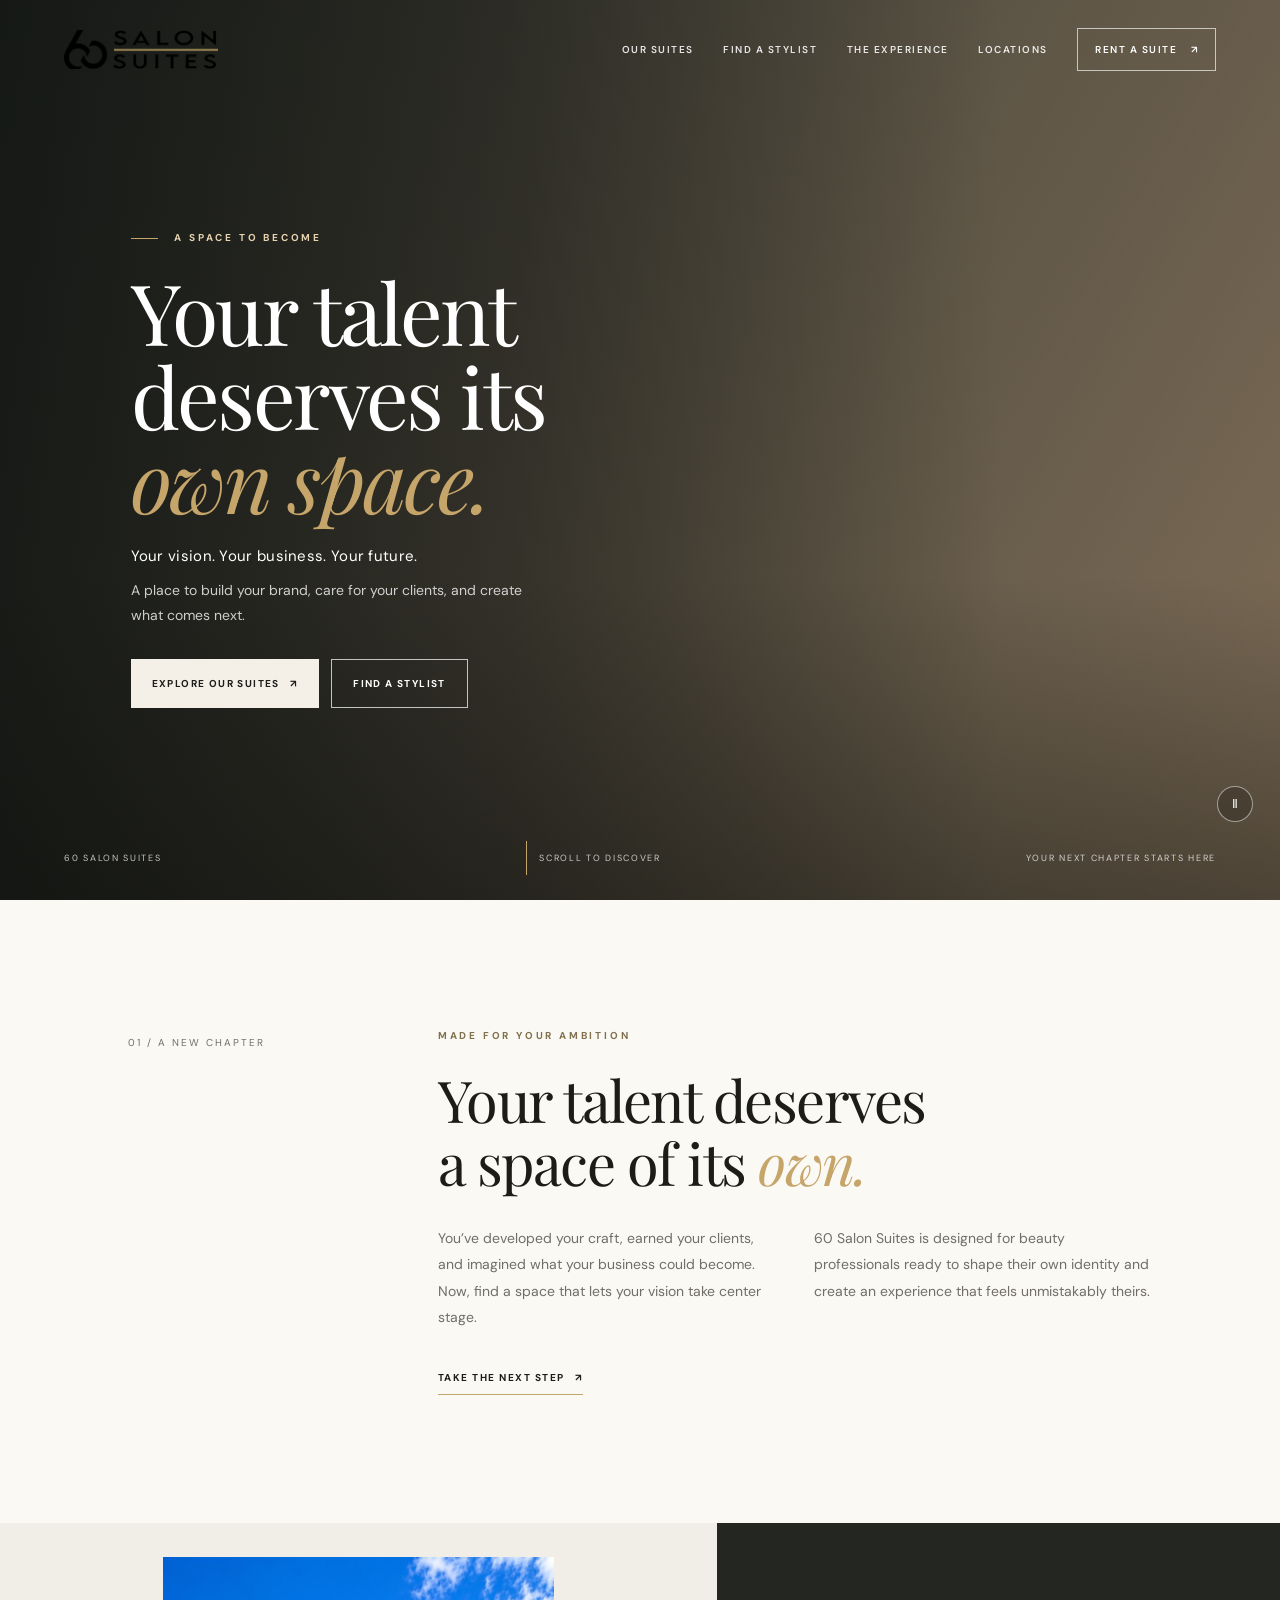
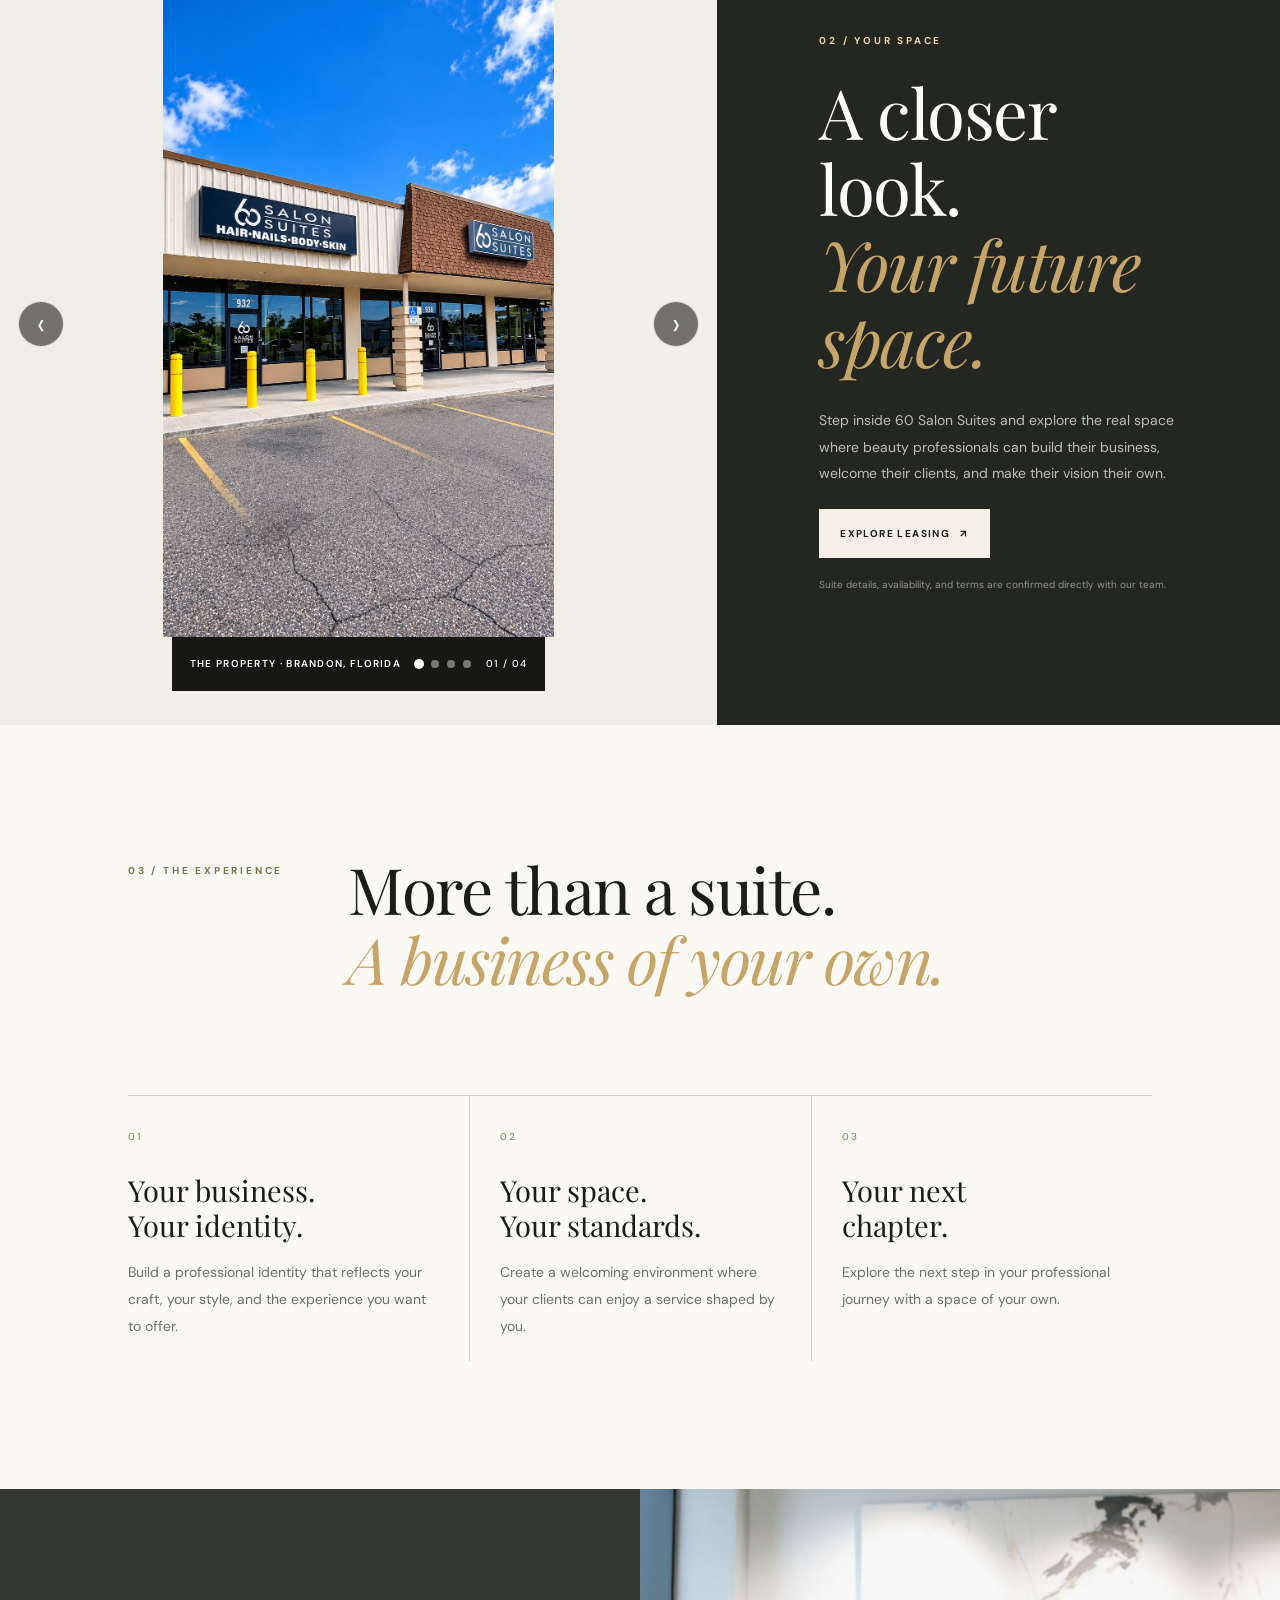
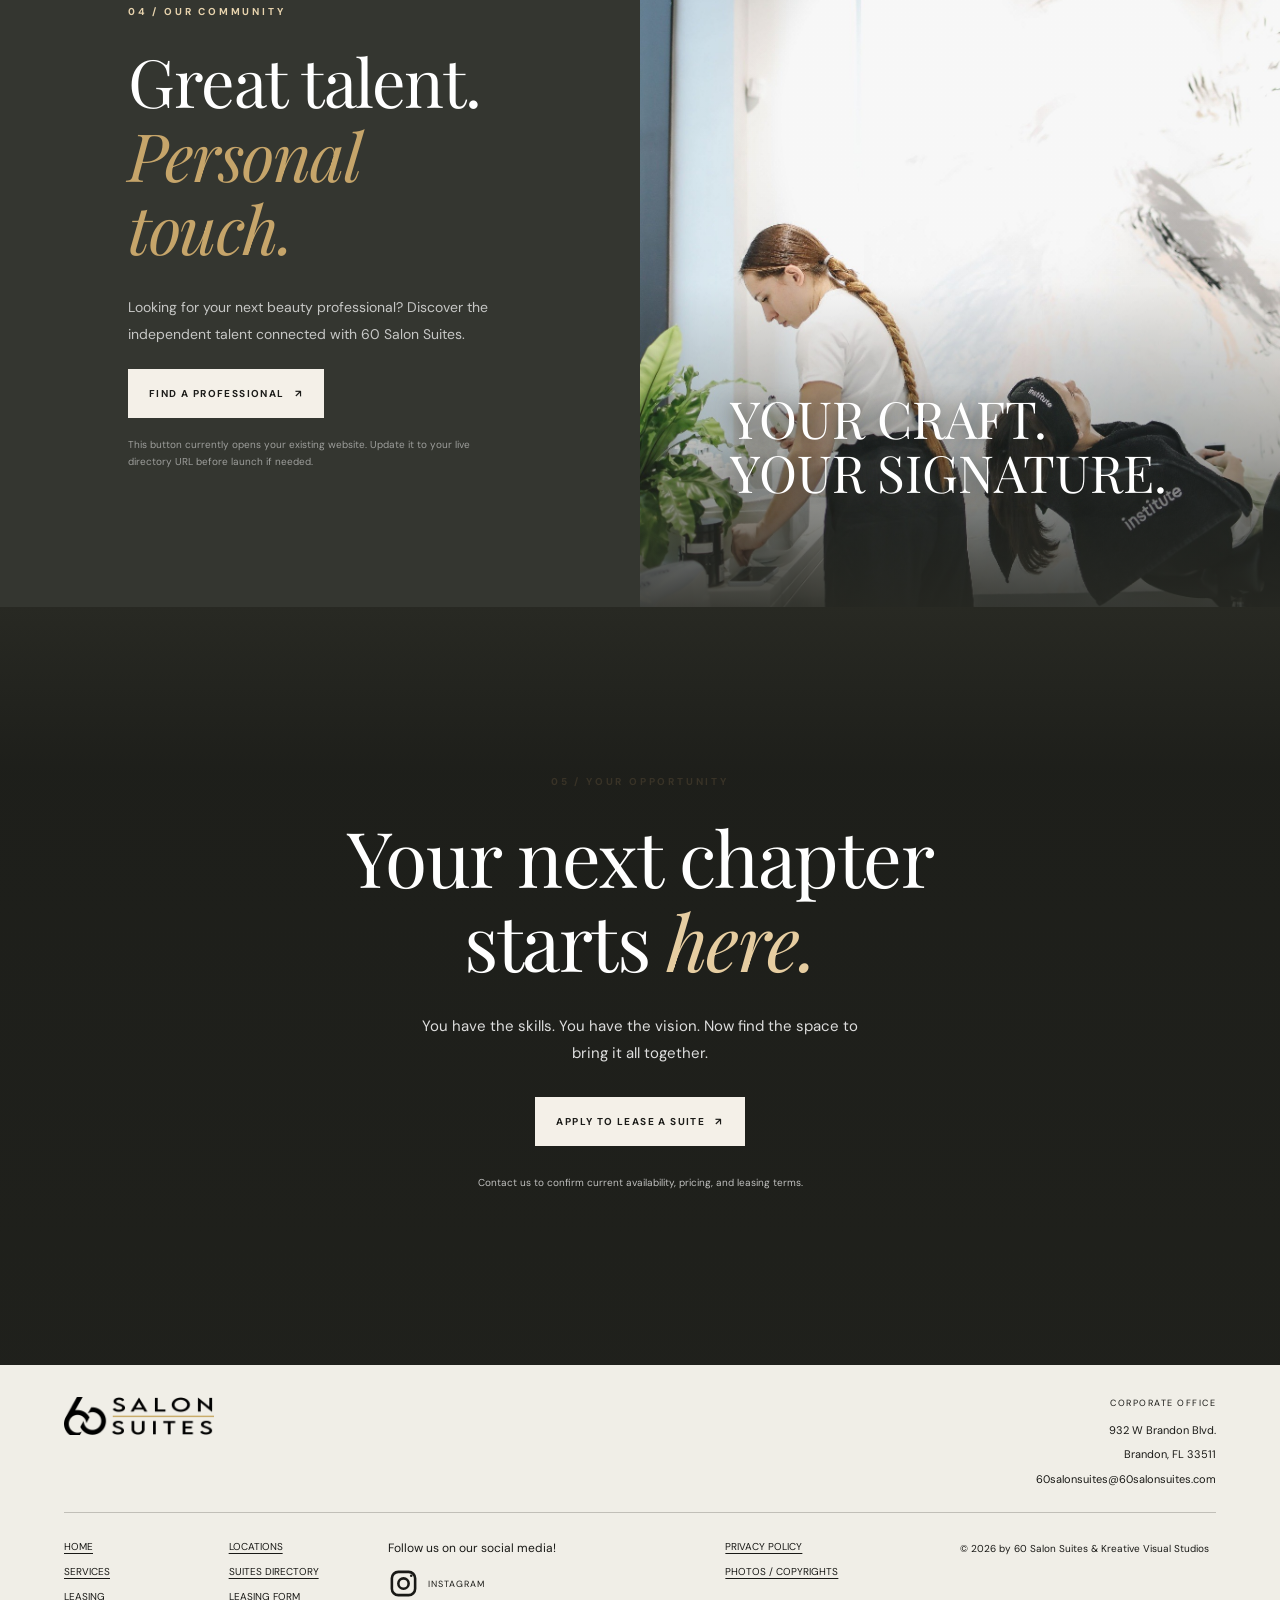
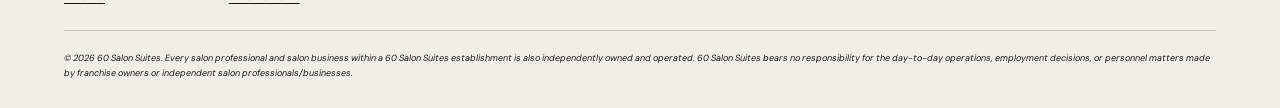
<file: index.html>
<!doctype html>
<html lang="en">
<head>
  <meta charset="utf-8">
  <meta name="viewport" content="width=device-width, initial-scale=1">
  <meta name="theme-color" content="#171714">
  <meta name="description" content="Discover 60 Salon Suites — a space for beauty professionals to build their own brand, serve their clients, and grow their business.">
  <title>60 Salon Suites | Your Space. Your Future.</title>
  <link rel="preconnect" href="https://fonts.googleapis.com">
  <link rel="preconnect" href="https://fonts.gstatic.com" crossorigin>
  <link href="https://fonts.googleapis.com/css2?family=DM+Sans:wght@400;500;600;700&family=Playfair+Display:wght@400;500;600&display=swap" rel="stylesheet">
  <link rel="stylesheet" href="styles.css">

  <style>
    /* 60 Salon Suites photo carousel */
    .suite-section .suite-gallery {
      position: relative;
      min-width: 0;
      min-height: 0;
      display: flex;
      flex-direction: column;
      justify-content: center;
      background: #f1eee8;
      overflow: hidden;
    }
    .suite-gallery-stage {
      position: relative;
      width: 100%;
      aspect-ratio: 4 / 5;
      max-height: 680px;
      overflow: hidden;
      background: #f1eee8;
    }
    .suite-gallery-slide {
      position: absolute;
      inset: 0;
      margin: 0;
      display: flex;
      align-items: center;
      justify-content: center;
      opacity: 0;
      visibility: hidden;
      transition: opacity 700ms ease, visibility 700ms ease;
    }
    .suite-gallery-slide.is-active {
      opacity: 1;
      visibility: visible;
      z-index: 1;
    }
    .suite-gallery-slide img {
      display: block;
      width: 100%;
      height: 100%;
      object-fit: contain;
      object-position: center;
    }
    .suite-gallery-arrow {
      position: absolute;
      z-index: 3;
      top: 50%;
      transform: translateY(-50%);
      width: 46px;
      height: 46px;
      border: 1px solid rgba(255,255,255,.75);
      border-radius: 50%;
      background: rgba(23,23,20,.58);
      color: #fff;
      font: 300 32px/1 "DM Sans", sans-serif;
      cursor: pointer;
      display: grid;
      place-items: center;
      transition: background .2s ease, opacity .2s ease;
    }
    .suite-gallery-arrow:hover { background: rgba(23,23,20,.88); }
    .suite-gallery-prev { left: 18px; }
    .suite-gallery-next { right: 18px; }
    .suite-gallery-footer {
      min-height: 54px;
      padding: 12px 18px;
      display: flex;
      align-items: center;
      justify-content: space-between;
      gap: 14px;
      background: #171714;
      color: #fff;
    }
    .suite-gallery-caption {
      font: 600 10px/1.4 "DM Sans", sans-serif;
      letter-spacing: .13em;
    }
    .suite-gallery-controls { display: flex; align-items: center; gap: 8px; }
    .suite-gallery-dot {
      width: 8px;
      height: 8px;
      min-width: 8px;
      padding: 0;
      border: 0;
      border-radius: 50%;
      background: rgba(255,255,255,.42);
      cursor: pointer;
    }
    .suite-gallery-dot.is-active { background: #fff; transform: scale(1.25); }
    .suite-gallery-count {
      min-width: 42px;
      text-align: right;
      font: 500 10px/1 "DM Sans", sans-serif;
      letter-spacing: .1em;
    }
    .suite-gallery-arrow:focus-visible,
    .suite-gallery-dot:focus-visible {
      outline: 2px solid #c7a77a;
      outline-offset: 4px;
    }
    @media (max-width: 700px) {
      .suite-section .suite-gallery { width: 100%; }
      .suite-gallery-stage { aspect-ratio: 4 / 5; max-height: 620px; }
      .suite-gallery-arrow { width: 42px; height: 42px; }
      .suite-gallery-prev { left: 12px; }
      .suite-gallery-next { right: 12px; }
      .suite-gallery-footer { padding: 11px 13px; gap: 9px; }
      .suite-gallery-caption { font-size: 9px; letter-spacing: .09em; }
    }
    /* Leasing conversion prompt, revealed after the fourth gallery photo */
    .gallery-conversion {
      display: grid; grid-template-columns: 1fr auto; align-items: center; gap: 28px;
      padding: 0 clamp(24px, 7vw, 100px); background: #f1eee8;
      border-top: 1px solid rgba(23,23,20,.10); opacity: 0; visibility: hidden;
      max-height: 0; overflow: hidden;
      transition: opacity .65s ease, max-height .65s ease, padding .65s ease, visibility .65s ease;
    }
    .gallery-conversion.is-visible { opacity: 1; visibility: visible; max-height: 260px; padding-top: 38px; padding-bottom: 38px; }
    .gallery-conversion .eyebrow { margin: 0 0 10px; color: #8b704d; font: 600 10px/1.4 "DM Sans",sans-serif; letter-spacing: .16em; }
    .gallery-conversion h2 { margin: 0 0 8px; color: #171714; font: 500 clamp(24px,3vw,38px)/1.12 "Playfair Display",Georgia,serif; }
    .gallery-conversion p:last-child { margin: 0; color: #625e56; font: 400 13px/1.65 "DM Sans",sans-serif; }
    .gallery-conversion .button { white-space: nowrap; }
    .mobile-leasing-cta { display: none; }
    @media (max-width: 700px) {
      .gallery-conversion, .gallery-conversion.is-visible { grid-template-columns: 1fr; gap: 18px; padding-left: 22px; padding-right: 22px; }
      .gallery-conversion.is-visible { max-height: 360px; }
      .gallery-conversion .button { justify-self: start; }
      .mobile-leasing-cta {
        position: fixed; z-index: 1000; left: 14px; right: 14px;
        bottom: calc(12px + env(safe-area-inset-bottom)); display: flex;
        justify-content: center; align-items: center; min-height: 50px; padding: 12px 18px;
        background: #171714; color: #fff; border: 1px solid rgba(199,167,122,.75);
        box-shadow: 0 8px 28px rgba(0,0,0,.20); text-decoration: none;
        font: 600 10px/1.2 "DM Sans",sans-serif; letter-spacing: .13em;
        opacity: 0; visibility: hidden; transform: translateY(12px);
        transition: opacity .25s ease, transform .25s ease, visibility .25s ease;
      }
      .mobile-leasing-cta.is-visible { opacity: 1; visibility: visible; transform: translateY(0); }
    }
    @media (prefers-reduced-motion: reduce) {
      .suite-gallery-slide, .gallery-conversion, .mobile-leasing-cta { transition: none; }
    }

    /* Elegant transition into the stylist directory */
    .directory-transition {
      position: fixed; inset: 0; z-index: 9999; display: grid; place-items: center;
      background: #f1eee8; color: #171714; opacity: 0; visibility: hidden;
      clip-path: inset(0 0 100% 0);
      transition: clip-path .48s cubic-bezier(.77,0,.18,1), opacity .2s ease, visibility .48s;
      pointer-events: none;
    }
    .directory-transition.is-active {
      opacity: 1; visibility: visible; clip-path: inset(0 0 0 0);
    }
    .directory-transition-inner { text-align: center; padding: 24px; transform: translateY(14px); opacity: 0; transition: transform .35s ease .16s, opacity .35s ease .16s; }
    .directory-transition.is-active .directory-transition-inner { transform: translateY(0); opacity: 1; }
    .directory-transition-kicker { margin: 0 0 13px; color: #8b704d; font: 600 10px/1.4 "DM Sans",sans-serif; letter-spacing: .2em; }
    .directory-transition-title { margin: 0; font: 500 clamp(30px,5vw,52px)/1.08 "Playfair Display",Georgia,serif; }
    .directory-transition-title em { font-weight: 400; }
    .directory-transition-rule { display: block; width: 42px; height: 1px; margin: 22px auto 0; background: #c7a77a; transform: scaleX(0); transform-origin: center; transition: transform .35s ease .28s; }
    .directory-transition.is-active .directory-transition-rule { transform: scaleX(1); }
    @media (prefers-reduced-motion: reduce) {
      .directory-transition, .directory-transition-inner, .directory-transition-rule { transition: none !important; }
    }
  </style>
</head>
<body>
  <div class="directory-transition" id="directory-transition" aria-hidden="true">
    <div class="directory-transition-inner">
      <p class="directory-transition-kicker">60 SALON SUITES · BRANDON, FLORIDA</p>
      <h2 class="directory-transition-title">Find your beauty<br><em>professional.</em></h2>
      <span class="directory-transition-rule"></span>
    </div>
  </div>
  <header class="site-header" id="top">
    <a class="brand" href="index.html" aria-label="60 Salon Suites home">
      <img class="brand-logo" src="assets/60-salon-suites-logo.png" alt="60 Salon Suites">
    </a>
    <button class="menu-toggle" aria-label="Open navigation" aria-expanded="false" aria-controls="primary-nav">
      <span></span><span></span>
    </button>
    <nav class="primary-nav" id="primary-nav" aria-label="Main navigation">
      <a href="#suites">OUR SUITES</a>
      <a href="suite-directory.html" data-directory-transition>FIND A STYLIST</a>
      <a href="#experience">THE EXPERIENCE</a>
      <a href="locations.html">LOCATIONS</a>
      <a class="nav-cta" href="leasing-form.html">RENT A SUITE <span aria-hidden="true">↗</span></a>
    </nav>
  </header>

  <main>
    <section class="hero" aria-label="Welcome to 60 Salon Suites">
      <video class="hero-video" autoplay muted loop playsinline preload="metadata" aria-hidden="true">
        <source src="assets/hero-mobile.mp4" type="video/mp4" media="(max-width: 600px)">
        <source src="assets/hero-coastal.mp4" type="video/mp4">
      </video>
      <div class="hero-fallback" aria-hidden="true"></div>
      <div class="hero-shade" aria-hidden="true"></div>
      <div class="hero-content">
        <p class="eyebrow"><span></span> A SPACE TO BECOME</p>
        <h1>Your talent<br>deserves its<br><em>own space.</em></h1>
        <p class="hero-subtitle">Your vision. Your business. Your future.</p>
        <p class="hero-copy">A place to build your brand, care for your clients, and create what comes next.</p>
        <div class="hero-actions">
          <a class="button button-light" href="#suites">EXPLORE OUR SUITES <span aria-hidden="true">↗</span></a>
          <a class="button button-outline" href="suite-directory.html" data-directory-transition>FIND A STYLIST</a>
        </div>
      </div>
      <div class="hero-bottom">
        <span class="hero-location">60 SALON SUITES</span>
        <a href="#intro" class="scroll-cue"><span class="scroll-line"></span> SCROLL TO DISCOVER</a>
        <span class="hero-note">YOUR NEXT CHAPTER STARTS HERE</span>
      </div>
      <button class="video-toggle" type="button" aria-label="Pause background video" title="Pause background video">Ⅱ</button>
    </section>

    <section class="intro section-pad" id="intro">
      <div class="intro-label">01 / A NEW CHAPTER</div>
      <div class="intro-main">
        <p class="eyebrow eyebrow-dark">MADE FOR YOUR AMBITION</p>
        <h2>Your talent deserves<br>a space of its <em>own.</em></h2>
        <div class="intro-columns">
          <p>You’ve developed your craft, earned your clients, and imagined what your business could become. Now, find a space that lets your vision take center stage.</p>
          <p>60 Salon Suites is designed for beauty professionals ready to shape their own identity and create an experience that feels unmistakably theirs.</p>
        </div>
        <a class="text-link" href="leasing-form.html">TAKE THE NEXT STEP <span>↗</span></a>
      </div>
    </section>

    <section class="suite-section" id="suites">
      <div class="suite-video-wrap suite-gallery" aria-label="Photo tour of 60 Salon Suites">
        <div class="suite-gallery-stage" aria-live="polite">
          <figure class="suite-gallery-slide is-active">
            <img src="assets/showcase-exterior.jpg" alt="Exterior storefront of 60 Salon Suites in Brandon, Florida" fetchpriority="high">
          </figure>
          <figure class="suite-gallery-slide">
            <img src="assets/showcase-suite.jpg" alt="Bright private salon suite with wood-look flooring" loading="lazy">
          </figure>
          <figure class="suite-gallery-slide">
            <img src="assets/showcase-sink.jpg" alt="Private salon suite with its own wash basin" loading="lazy">
          </figure>
          <figure class="suite-gallery-slide">
            <img src="assets/showcase-hallway.jpg" alt="Interior hallway of 60 Salon Suites" loading="lazy">
          </figure>
        </div>
        <button class="suite-gallery-arrow suite-gallery-prev" type="button" aria-label="Previous photo">‹</button>
        <button class="suite-gallery-arrow suite-gallery-next" type="button" aria-label="Next photo">›</button>
        <div class="suite-gallery-footer">
          <span class="suite-gallery-caption">THE PROPERTY · BRANDON, FLORIDA</span>
          <div class="suite-gallery-controls" aria-label="Choose a photo">
            <button type="button" class="suite-gallery-dot is-active" aria-label="Show photo 1" aria-current="true"></button>
            <button type="button" class="suite-gallery-dot" aria-label="Show photo 2"></button>
            <button type="button" class="suite-gallery-dot" aria-label="Show photo 3"></button>
            <button type="button" class="suite-gallery-dot" aria-label="Show photo 4"></button>
          </div>
          <span class="suite-gallery-count">01 / 04</span>
        </div>
      </div>
      <div class="suite-copy">
        <p class="eyebrow">02 / YOUR SPACE</p>
        <h2>A closer look.<br><em>Your future space.</em></h2>
        <p>Step inside 60 Salon Suites and explore the real space where beauty professionals can build their business, welcome their clients, and make their vision their own.</p>
        <a class="button button-light" href="#leasing">EXPLORE LEASING <span aria-hidden="true">↗</span></a>
        <p class="small-note">Suite details, availability, and terms are confirmed directly with our team.</p>
      </div>
    </section>

    <section class="gallery-conversion" id="gallery-conversion" aria-live="polite" aria-hidden="true">
      <div>
        <p class="eyebrow">READY FOR YOUR NEXT CHAPTER?</p>
        <h2>Your business deserves a space of its own.</h2>
        <p>Take the next step toward a private suite designed around your talent and your vision.</p>
      </div>
      <a class="button button-light" href="leasing-form.html">APPLY FOR LEASING <span aria-hidden="true">↗</span></a>
    </section>

    <section class="experience section-pad" id="experience">
      <div class="section-heading">
        <p class="eyebrow eyebrow-dark">03 / THE EXPERIENCE</p>
        <h2>More than a suite.<br><em>A business of your own.</em></h2>
      </div>
      <div class="benefit-grid">
        <article class="benefit">
          <span class="benefit-number">01</span>
          <h3>Your business.<br>Your identity.</h3>
          <p>Build a professional identity that reflects your craft, your style, and the experience you want to offer.</p>
        </article>
        <article class="benefit">
          <span class="benefit-number">02</span>
          <h3>Your space.<br>Your standards.</h3>
          <p>Create a welcoming environment where your clients can enjoy a service shaped by you.</p>
        </article>
        <article class="benefit">
          <span class="benefit-number">03</span>
          <h3>Your next<br>chapter.</h3>
          <p>Explore the next step in your professional journey with a space of your own.</p>
        </article>
      </div>
    </section>

    <section class="professionals" id="professionals">
      <div class="professional-copy">
        <p class="eyebrow">04 / OUR COMMUNITY</p>
        <h2>Great talent.<br><em>Personal touch.</em></h2>
        <p>Looking for your next beauty professional? Discover the independent talent connected with 60 Salon Suites.</p>
        <a class="button button-light" href="suite-directory.html">FIND A PROFESSIONAL <span aria-hidden="true">↗</span></a>
        <p class="small-note">This button currently opens your existing website. Update it to your live directory URL before launch if needed.</p>
      </div>
      <div class="professional-art">
        <img src="assets/craft-signature.jpg" alt="Beauty professional providing a treatment in a modern salon" loading="lazy">
        <div class="art-caption">YOUR CRAFT.<br>YOUR SIGNATURE.</div>
      </div>
    </section>

    <section class="leasing section-pad" id="leasing">
      <video class="leasing-video" autoplay muted loop playsinline preload="metadata" aria-hidden="true">
        <source src="assets/next-chapter.mp4" type="video/mp4">
      </video>
      <div class="leasing-overlay" aria-hidden="true"></div>
      <div class="leasing-content">
        <p class="eyebrow">05 / YOUR OPPORTUNITY</p>
        <h2>Your next chapter<br>starts <em>here.</em></h2>
        <p class="leasing-copy">You have the skills. You have the vision. Now find the space to bring it all together.</p>
        <div class="leasing-actions">
          <a class="button button-light" href="leasing-form.html">APPLY TO LEASE A SUITE <span aria-hidden="true">↗</span></a>
        </div>
        <p class="leasing-note">Contact us to confirm current availability, pricing, and leasing terms.</p>
      </div>
    </section>
  </main>

  <a class="mobile-leasing-cta" href="leasing-form.html" aria-label="Apply to lease a salon suite">INTERESTED IN A SUITE? &nbsp; APPLY NOW ↗</a>

  <footer class="site-footer">
    <div class="footer-top">
      <a class="brand brand-footer" href="#top" aria-label="60 Salon Suites home">
        <img class="brand-logo" src="assets/60-salon-suites-logo.png" alt="60 Salon Suites">
      </a>
      <div class="footer-contact">
        <span class="footer-heading">CORPORATE OFFICE</span>
        <span>932 W Brandon Blvd.</span>
        <span>Brandon, FL 33511</span>
        <a href="mailto:60salonsuites@60salonsuites.com">60salonsuites@60salonsuites.com</a>
      </div>
    </div>
    <div class="footer-middle">
      <nav class="footer-nav" aria-label="Footer navigation">
        <div>
          <a href="index.html">HOME</a>
          <a href="index.html" target="_blank" rel="noopener">SERVICES</a>
          <a href="leasing-form.html">LEASING</a>
        </div>
        <div>
          <a href="locations.html">LOCATIONS</a>
          <a href="suite-directory.html">SUITES DIRECTORY</a>
          <a href="leasing-form.html">LEASING FORM</a>
        </div>
      </nav>
      <div class="footer-social">
        <span>Follow us on our social media!</span>
        <a class="instagram-link" href="https://www.instagram.com/60suitessalon/" target="_blank" rel="noopener" aria-label="60 Salon Suites on Instagram">
          <svg viewBox="0 0 24 24" aria-hidden="true"><rect x="3" y="3" width="18" height="18" rx="5"></rect><circle cx="12" cy="12" r="4"></circle><circle cx="18" cy="6" r="1" class="instagram-dot"></circle></svg>
          <span>INSTAGRAM</span>
        </a>
      </div>
      <div class="footer-legal">
        <a href="privacy.html">PRIVACY POLICY</a>
        <a href="copyrights.html">PHOTOS / COPYRIGHTS</a>
      </div>
      <div class="footer-copyright">© 2026 by 60 Salon Suites &amp; Kreative Visual Studios</div>
    </div>
    <div class="footer-disclaimer">© 2026 60 Salon Suites. Every salon professional and salon business within a 60 Salon Suites establishment is also independently owned and operated. 60 Salon Suites bears no responsibility for the day-to-day operations, employment decisions, or personnel matters made by franchise owners or independent salon professionals/businesses.</div>
  </footer>

  <script>
    (() => {
      const gallery = document.querySelector(".suite-gallery");
      if (!gallery || gallery.dataset.initialized === "true") return;
      gallery.dataset.initialized = "true";

      const slides = Array.from(gallery.querySelectorAll(".suite-gallery-slide"));
      const dots = Array.from(gallery.querySelectorAll(".suite-gallery-dot"));
      const previous = gallery.querySelector(".suite-gallery-prev");
      const next = gallery.querySelector(".suite-gallery-next");
      const caption = gallery.querySelector(".suite-gallery-caption");
      const count = gallery.querySelector(".suite-gallery-count");
      const conversion = document.querySelector("#gallery-conversion");
      const captions = [
        "THE PROPERTY · BRANDON, FLORIDA",
        "PRIVATE SALON SUITES",
        "YOUR OWN PROFESSIONAL SPACE",
        "A PLACE TO WELCOME YOUR CLIENTS"
      ];

      let current = 0;
      let timer = null;
      let touchStartX = 0;
      const reducedMotion = window.matchMedia("(prefers-reduced-motion: reduce)").matches;
      const delay = 4500;

      function showSlide(index) {
        current = (index + slides.length) % slides.length;
        slides.forEach((slide, i) => {
          const active = i === current;
          slide.classList.toggle("is-active", active);
          slide.setAttribute("aria-hidden", String(!active));
        });
        dots.forEach((dot, i) => {
          const active = i === current;
          dot.classList.toggle("is-active", active);
          if (active) dot.setAttribute("aria-current", "true");
          else dot.removeAttribute("aria-current");
        });
        caption.textContent = captions[current];
        count.textContent = String(current + 1).padStart(2, "0") + " / " +
                            String(slides.length).padStart(2, "0");
        if (conversion && current === slides.length - 1) {
          conversion.classList.add("is-visible");
          conversion.setAttribute("aria-hidden", "false");
        }
      }

      function stopAuto() {
        if (timer) window.clearInterval(timer);
        timer = null;
      }
      function startAuto() {
        stopAuto();
        if (reducedMotion || document.hidden) return;
        timer = window.setInterval(() => showSlide(current + 1), delay);
      }
      function userNavigate(index) {
        showSlide(index);
        startAuto();
      }

      previous.addEventListener("click", () => userNavigate(current - 1));
      next.addEventListener("click", () => userNavigate(current + 1));
      dots.forEach((dot, i) => dot.addEventListener("click", () => userNavigate(i)));

      gallery.addEventListener("mouseenter", stopAuto);
      gallery.addEventListener("mouseleave", startAuto);
      gallery.addEventListener("focusin", stopAuto);
      gallery.addEventListener("focusout", event => {
        if (!gallery.contains(event.relatedTarget)) startAuto();
      });
      document.addEventListener("visibilitychange", () => {
        if (document.hidden) stopAuto();
        else startAuto();
      });

      gallery.addEventListener("touchstart", event => {
        touchStartX = event.changedTouches[0].clientX;
      }, { passive: true });
      gallery.addEventListener("touchend", event => {
        const delta = event.changedTouches[0].clientX - touchStartX;
        if (Math.abs(delta) > 45) userNavigate(current + (delta < 0 ? 1 : -1));
      }, { passive: true });

      showSlide(0);
      startAuto();
    })();

    (() => {
      const stickyCta = document.querySelector(".mobile-leasing-cta");
      const leasingSection = document.querySelector("#leasing");
      if (!stickyCta) return;
      let leasingIsVisible = false;
      if (leasingSection && "IntersectionObserver" in window) {
        const observer = new IntersectionObserver(entries => {
          leasingIsVisible = entries.some(entry => entry.isIntersecting);
          updateStickyCta();
        }, { threshold: 0.12 });
        observer.observe(leasingSection);
      }
      function updateStickyCta() {
        const shouldShow = window.innerWidth <= 700 && window.scrollY > 420 && !leasingIsVisible;
        stickyCta.classList.toggle("is-visible", shouldShow);
      }
      window.addEventListener("scroll", updateStickyCta, { passive: true });
      window.addEventListener("resize", updateStickyCta);
      updateStickyCta();
    })();
  </script>


  <script>
    (() => {
      const overlay = document.getElementById("directory-transition");
      if (!overlay) return;
      document.querySelectorAll("[data-directory-transition]").forEach(link => {
        link.addEventListener("click", event => {
          if (event.metaKey || event.ctrlKey || event.shiftKey || event.altKey || event.button !== 0) return;
          event.preventDefault();
          const destination = link.href;
          overlay.classList.add("is-active");
          window.setTimeout(() => { window.location.href = destination; }, 520);
        });
      });
    })();
  </script>
  <script src="script.js"></script>
</body>
</html>
</file>
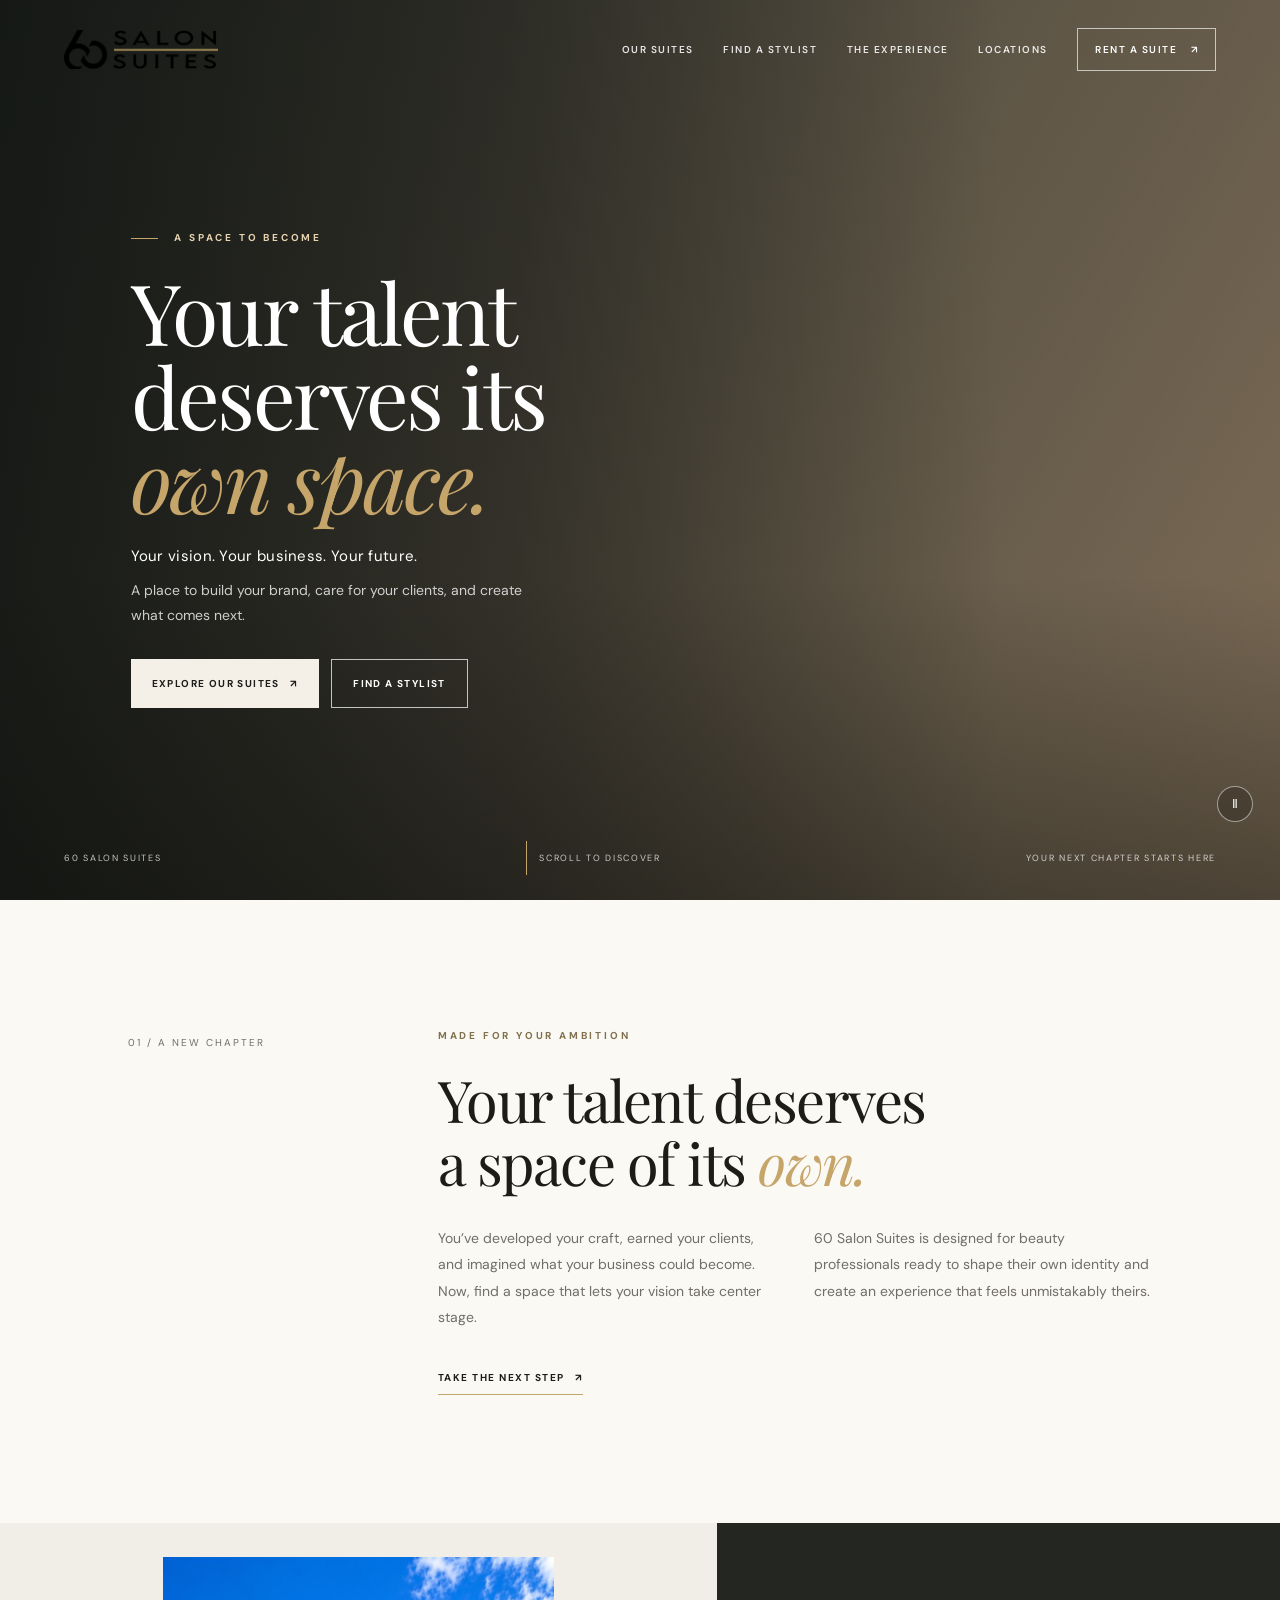
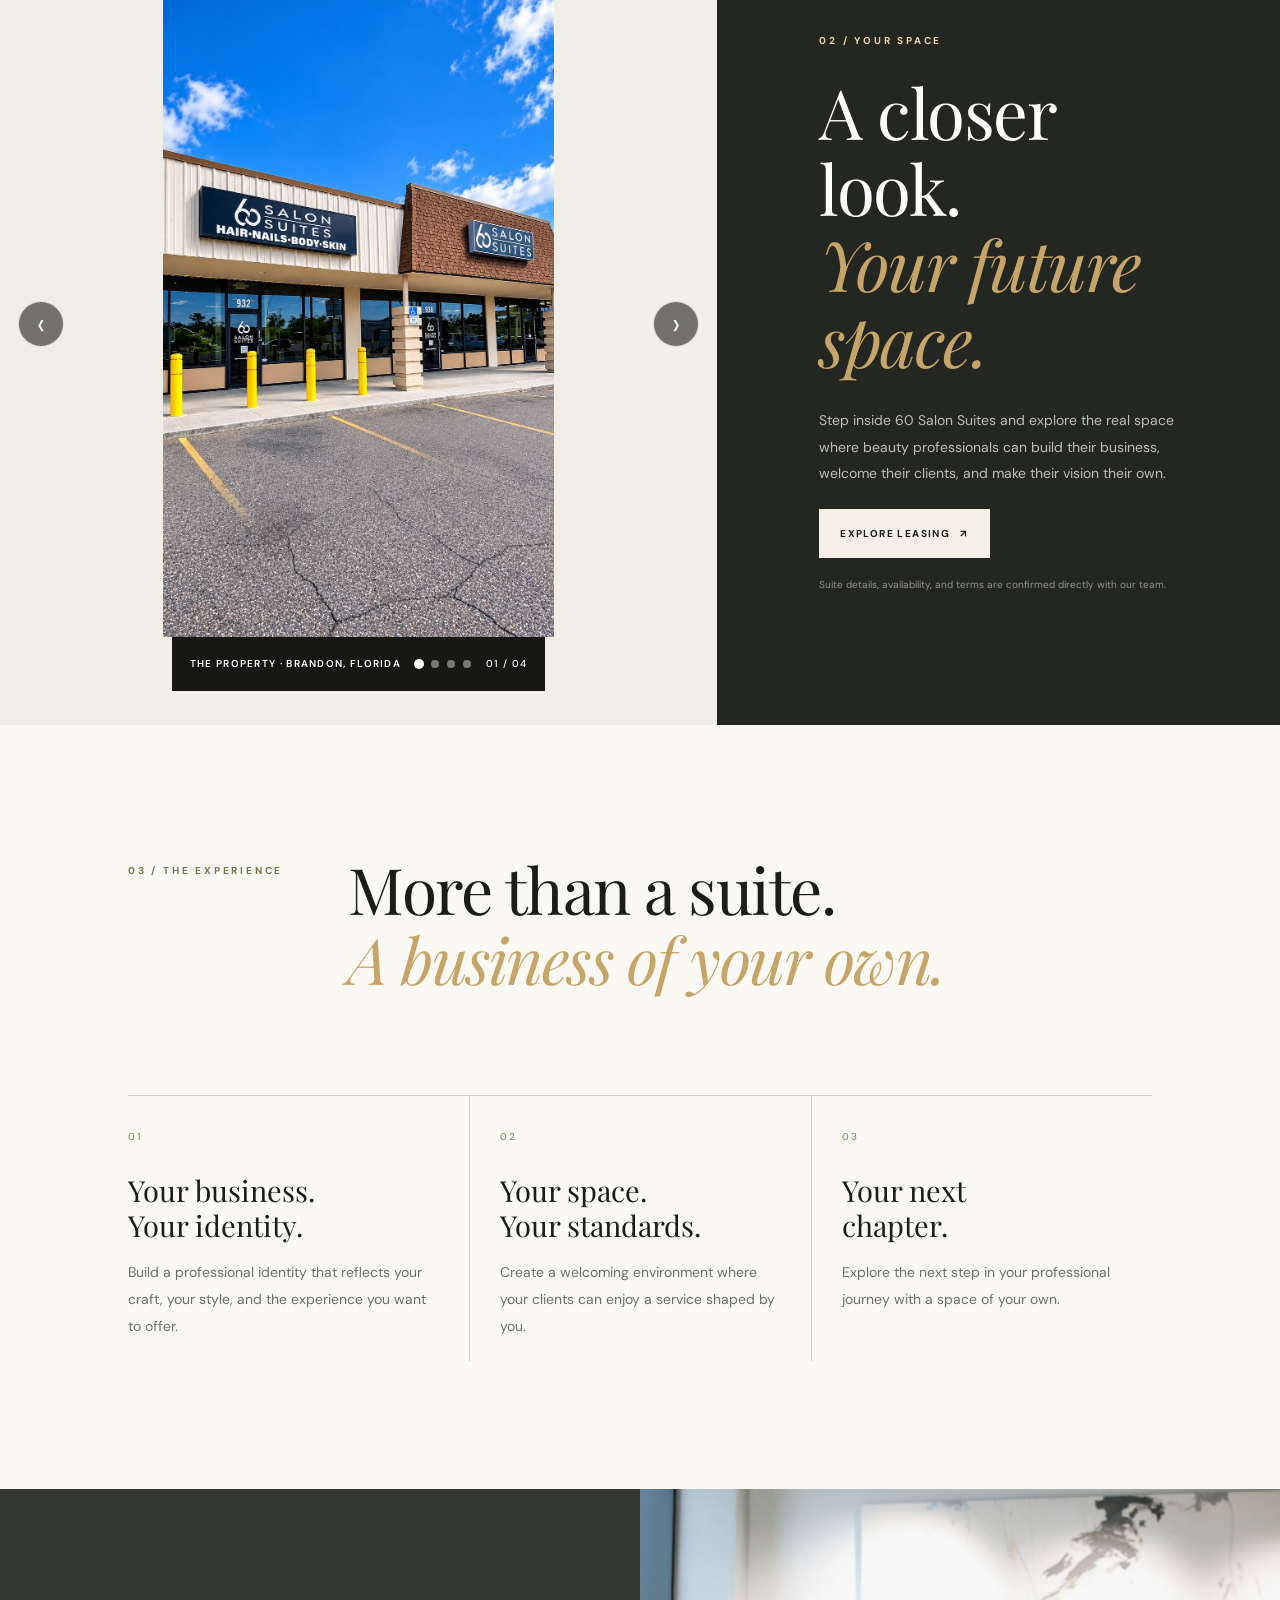
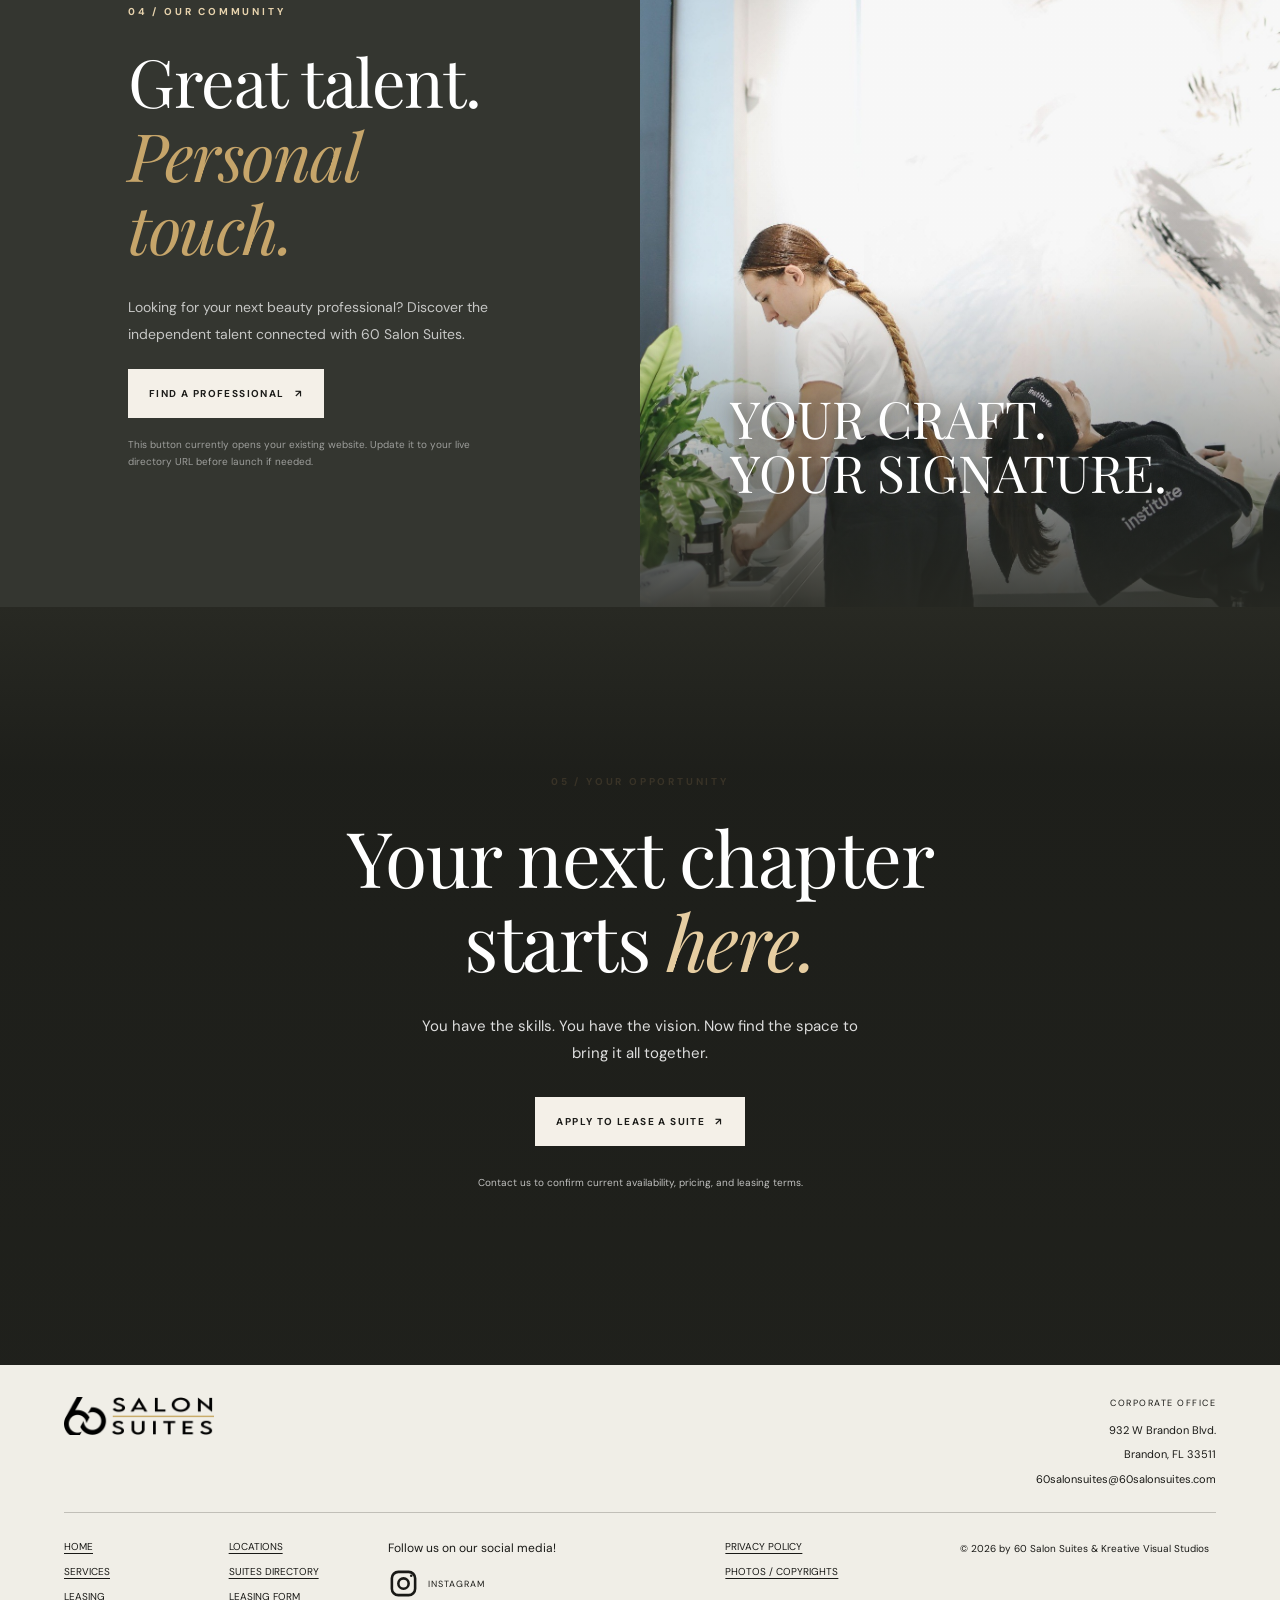
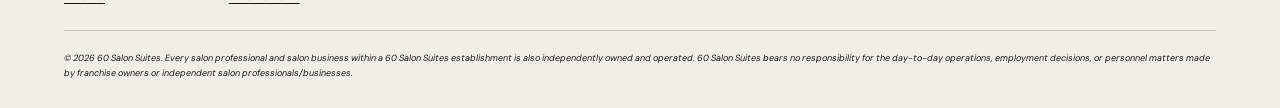
<file: home/index.html>
<!DOCTYPE html>
<html lang="en">
<head>
    <meta charset="UTF-8">
    <meta name="viewport" content="width=device-width, initial-scale=1.0">

    <title>60 Salon Suites</title>

    <meta http-equiv="refresh" content="0; url=/">

    <script>
        window.location.replace(
            "/" + window.location.search + window.location.hash
        );
    </script>
</head>
<body>
    <p>Redirecting to 60 Salon Suites...</p>
    <a href="/">Visit Homepage</a>
</body>
</html>
</file>
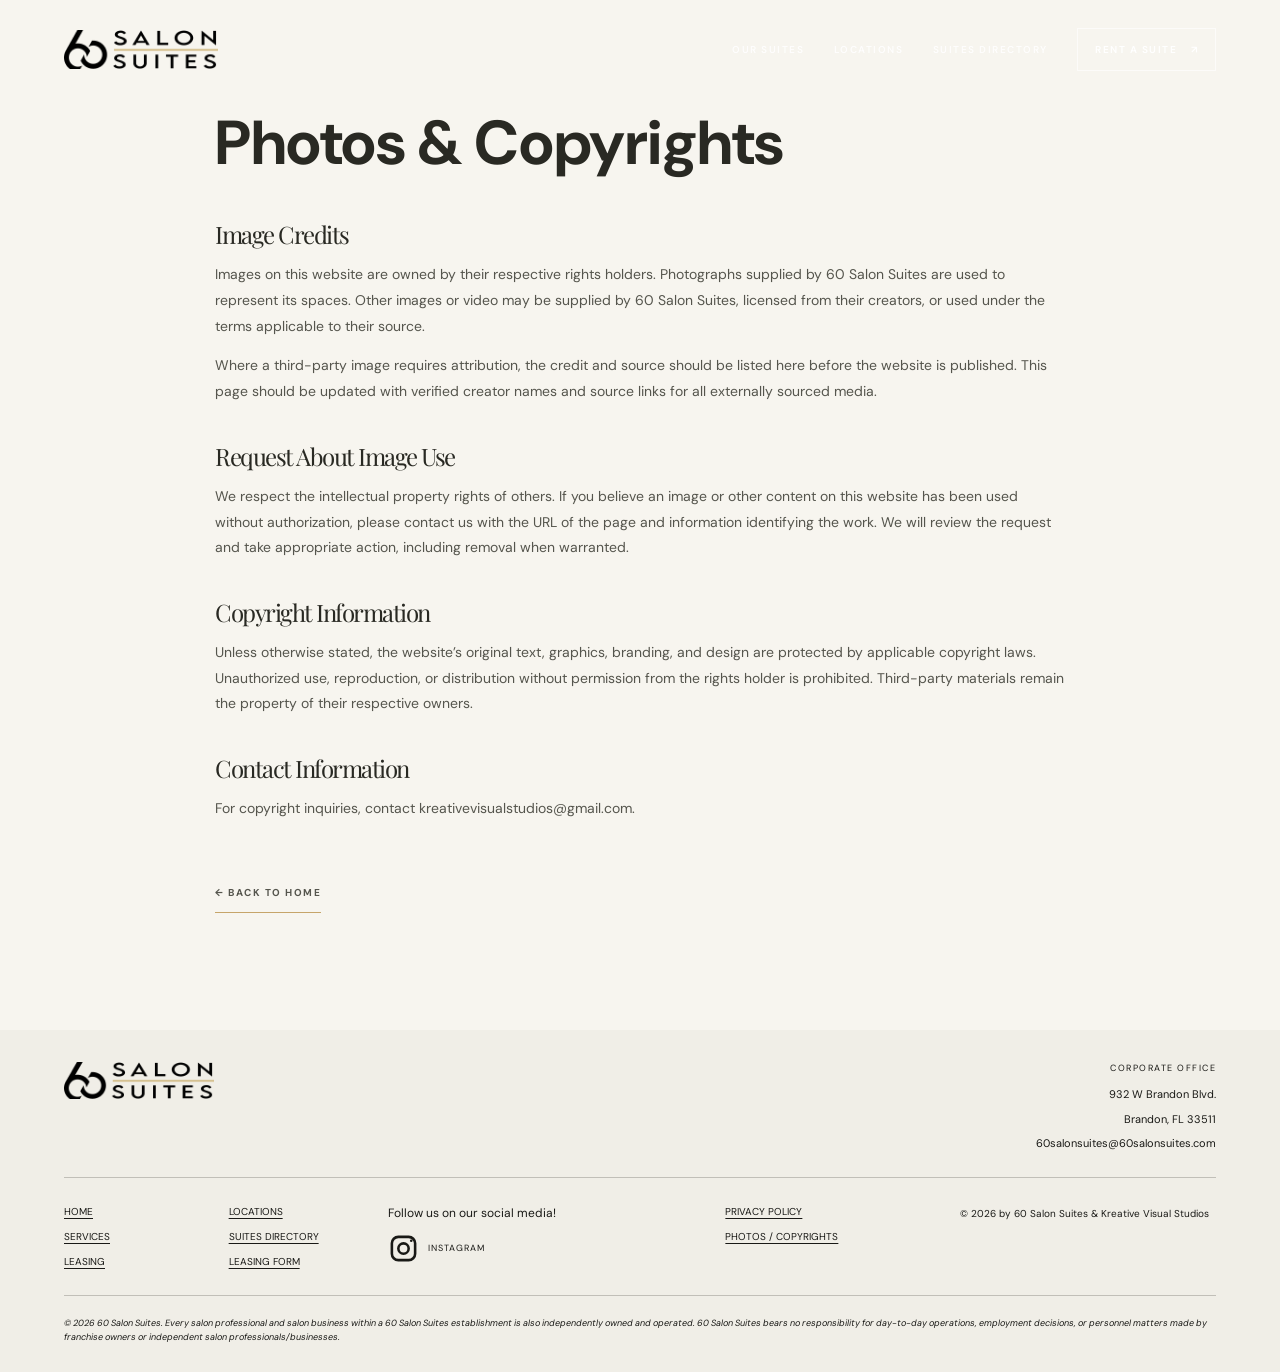
<file: copyrights.html>
<!doctype html>
<html lang="en">
<head>
  <meta charset="utf-8"><meta name="viewport" content="width=device-width, initial-scale=1">
  <meta name="theme-color" content="#f0eee7">
  <title>Photos & Copyrights | 60 Salon Suites</title>
  <link rel="preconnect" href="https://fonts.googleapis.com"><link rel="preconnect" href="https://fonts.gstatic.com" crossorigin>
  <link href="https://fonts.googleapis.com/css2?family=DM+Sans:wght@400;500;600;700&family=Playfair+Display:wght@400;500;600&display=swap" rel="stylesheet">
  <link rel="stylesheet" href="styles.css">
</head>
<body>
<header class="site-header" id="top">
  <a class="brand" href="index.html" aria-label="60 Salon Suites home"><img class="brand-logo" src="assets/60-salon-suites-logo.png" alt="60 Salon Suites"></a>
  <button class="menu-toggle" aria-label="Open navigation" aria-expanded="false" aria-controls="primary-nav"><span></span><span></span></button>
  <nav class="primary-nav" id="primary-nav" aria-label="Main navigation">
    <a href="index.html#suites">OUR SUITES</a><a href="https://www.60salonsuites.com/locations" target="_blank" rel="noopener">LOCATIONS</a>
    <a href="https://www.60salonsuites.com/suites-directory" target="_blank" rel="noopener">SUITES DIRECTORY</a>
    <a class="nav-cta" href="leasing-form.html">RENT A SUITE <span aria-hidden="true">↗</span></a>
  </nav>
</header>
<main class="policy-page">
<h1>Photos &amp; Copyrights</h1>
<h2>Image Credits</h2>
<p>Images on this website are owned by their respective rights holders. Photographs supplied by 60 Salon Suites are used to represent its spaces. Other images or video may be supplied by 60 Salon Suites, licensed from their creators, or used under the terms applicable to their source.</p>
<p>Where a third-party image requires attribution, the credit and source should be listed here before the website is published. This page should be updated with verified creator names and source links for all externally sourced media.</p>
<h2>Request About Image Use</h2>
<p>We respect the intellectual property rights of others. If you believe an image or other content on this website has been used without authorization, please contact us with the URL of the page and information identifying the work. We will review the request and take appropriate action, including removal when warranted.</p>
<h2>Copyright Information</h2>
<p>Unless otherwise stated, the website’s original text, graphics, branding, and design are protected by applicable copyright laws. Unauthorized use, reproduction, or distribution without permission from the rights holder is prohibited. Third-party materials remain the property of their respective owners.</p>
<h2>Contact Information</h2>
<p>For copyright inquiries, contact <a href="mailto:kreativevisualstudios@gmail.com">kreativevisualstudios@gmail.com</a>.</p>
<p class="policy-back"><a class="text-link" href="index.html">← BACK TO HOME</a></p>
</main>
<footer class="site-footer">
  <div class="footer-top">
    <a class="brand brand-footer" href="index.html" aria-label="60 Salon Suites home"><img class="brand-logo" src="assets/60-salon-suites-logo.png" alt="60 Salon Suites"></a>
    <div class="footer-contact"><span class="footer-heading">CORPORATE OFFICE</span><span>932 W Brandon Blvd.</span><span>Brandon, FL 33511</span><a href="mailto:60salonsuites@60salonsuites.com">60salonsuites@60salonsuites.com</a></div>
  </div>
  <div class="footer-middle">
    <nav class="footer-nav" aria-label="Footer navigation"><div><a href="index.html">HOME</a><a href="https://www.60salonsuites.com/home">SERVICES</a><a href="leasing-form.html">LEASING</a></div><div><a href="https://www.60salonsuites.com/locations">LOCATIONS</a><a href="https://www.60salonsuites.com/suites-directory">SUITES DIRECTORY</a><a href="leasing-form.html">LEASING FORM</a></div></nav>
    <div class="footer-social"><span>Follow us on our social media!</span><a class="instagram-link" href="https://www.instagram.com/60suitessalon/" target="_blank" rel="noopener" aria-label="60 Salon Suites on Instagram"><svg viewBox="0 0 24 24" aria-hidden="true"><rect x="3" y="3" width="18" height="18" rx="5"></rect><circle cx="12" cy="12" r="4"></circle><circle cx="18" cy="6" r="1" class="instagram-dot"></circle></svg><span>INSTAGRAM</span></a></div>
    <div class="footer-legal"><a href="privacy.html">PRIVACY POLICY</a><a href="copyrights.html">PHOTOS / COPYRIGHTS</a></div><div class="footer-copyright">© 2026 by 60 Salon Suites &amp; Kreative Visual Studios</div>
  </div>
  <div class="footer-disclaimer">© 2026 60 Salon Suites. Every salon professional and salon business within a 60 Salon Suites establishment is also independently owned and operated. 60 Salon Suites bears no responsibility for day-to-day operations, employment decisions, or personnel matters made by franchise owners or independent salon professionals/businesses.</div>
</footer><script src="script.js"></script></body></html>
</file>
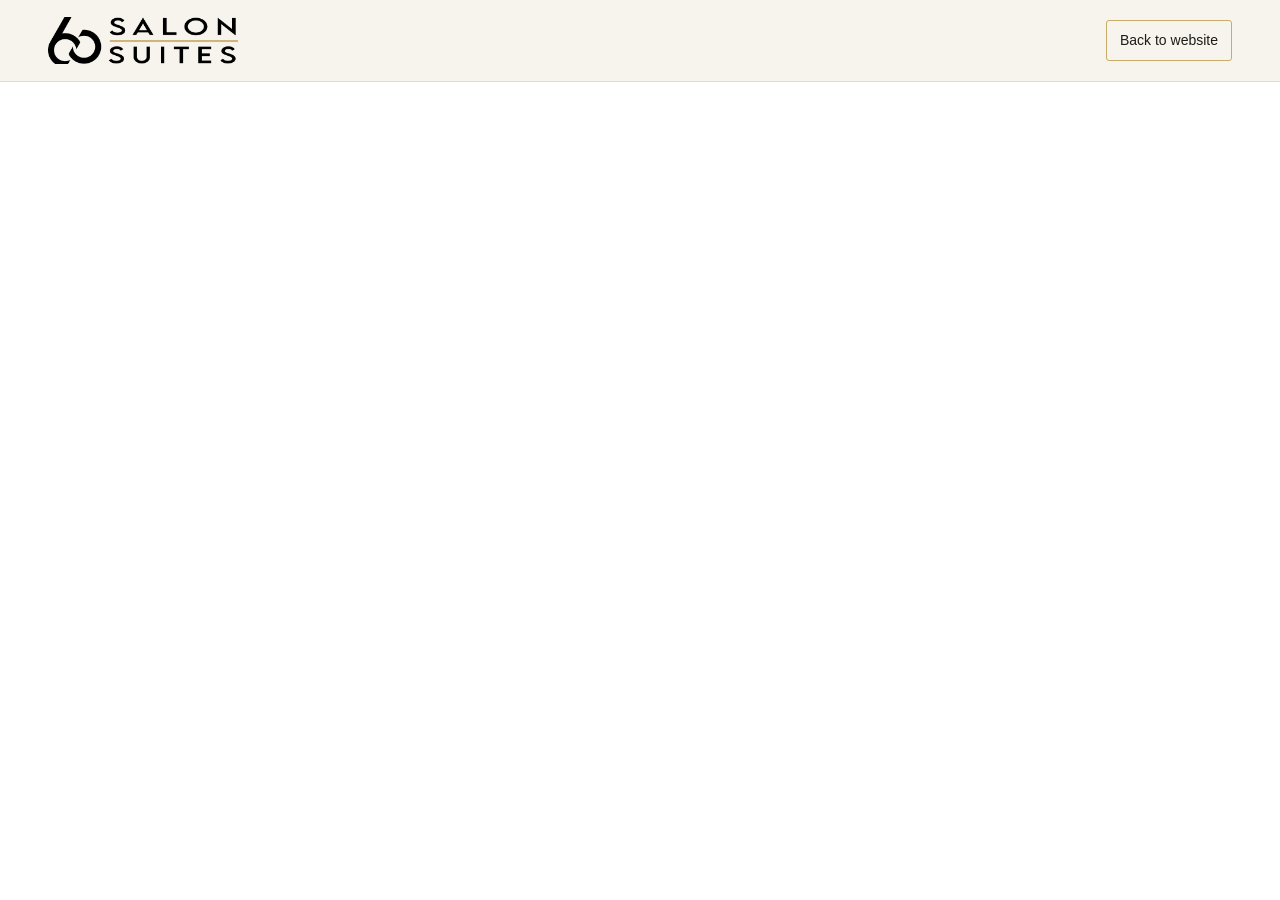
<file: leasing-form.html>
<!doctype html>
<html lang="en">
<head>
<meta charset="utf-8">
<meta name="viewport" content="width=device-width, initial-scale=1">
<meta name="theme-color" content="#f7f4ee">
<meta name="description" content="60 Salon Suites leasing application.">
<title>Leasing Application | 60 Salon Suites</title>
<link rel="stylesheet" href="styles.css">
<style>
html,body{margin:0;width:100%;height:100%;overflow:hidden;background:#f7f4ee}
body{display:flex;flex-direction:column;height:100vh;height:100dvh;min-height:0}
/* This page uses a compact header, not the oversized hero header from the home page. */
.site-header{position:relative!important;inset:auto!important;z-index:5;box-sizing:border-box;flex:0 0 82px;width:100%;height:82px;min-height:82px;display:flex;align-items:center;justify-content:space-between;gap:16px;padding:12px clamp(16px,4vw,48px)!important;background:#f7f4ee;color:#1c1c19!important;border-bottom:1px solid #e4ddcf}
.site-header .brand{display:flex;align-items:center;flex:0 1 auto;min-width:0;max-width:65%;}
.site-header .brand img{display:block!important;width:clamp(110px,18vw,190px)!important;max-width:100%!important;height:auto!important;max-height:58px;object-fit:contain}
.site-header nav{display:block!important;flex:0 0 auto;margin-left:auto}
.site-header nav a{display:inline-block;color:#1c1c19!important;font-size:14px;line-height:1.3;text-decoration:none;white-space:nowrap;padding:10px 13px;border:1px solid #c7ad69;border-radius:3px}
.site-header nav a:hover{background:#c7ad69;color:#1c1c19!important}
.leasing-embed{position:relative;flex:1 1 0;min-height:0;width:100%;margin:0;padding:0;overflow:hidden;background:#fff}
.leasing-embed iframe{display:block;width:100%;height:100%;min-height:0;border:0;margin:0;padding:0;background:#fff}
.embed-fallback{position:absolute;right:8px;bottom:8px;margin:0;padding:6px 10px;text-align:center;font-size:12px;background:rgba(247,244,238,.94);color:#625d54;border-radius:4px}
.embed-fallback a{color:#725b31}
.embed-fallback a{color:#725b31}
@media(max-width:650px){.site-header{flex:0 0 64px;height:64px;min-height:64px;padding:6px 12px!important;gap:8px}.site-header .brand{max-width:58%}.site-header .brand img{width:clamp(96px,34vw,138px)!important;max-height:46px}.site-header nav a{font-size:12px;padding:8px 9px}.embed-fallback{font-size:11px;right:5px;bottom:5px;padding:5px 7px}}
</style>
</head>
<body>
<header class="site-header">
  <a class="brand" href="index.html" aria-label="Back to 60 Salon Suites home"><img src="assets/60-salon-suites-logo.png" alt="60 Salon Suites"></a>
  <nav aria-label="Main navigation"><a href="index.html">Back to website</a></nav>
</header>
<main class="leasing-embed" aria-label="Leasing application">
  <iframe src="https://kreativevisualstudios.github.io/60salonsuitesform/" title="Complete 60 Salon Suites leasing application" loading="eager" allow="forms" referrerpolicy="strict-origin-when-cross-origin"></iframe>
</main>
</body>
</html>
</file>
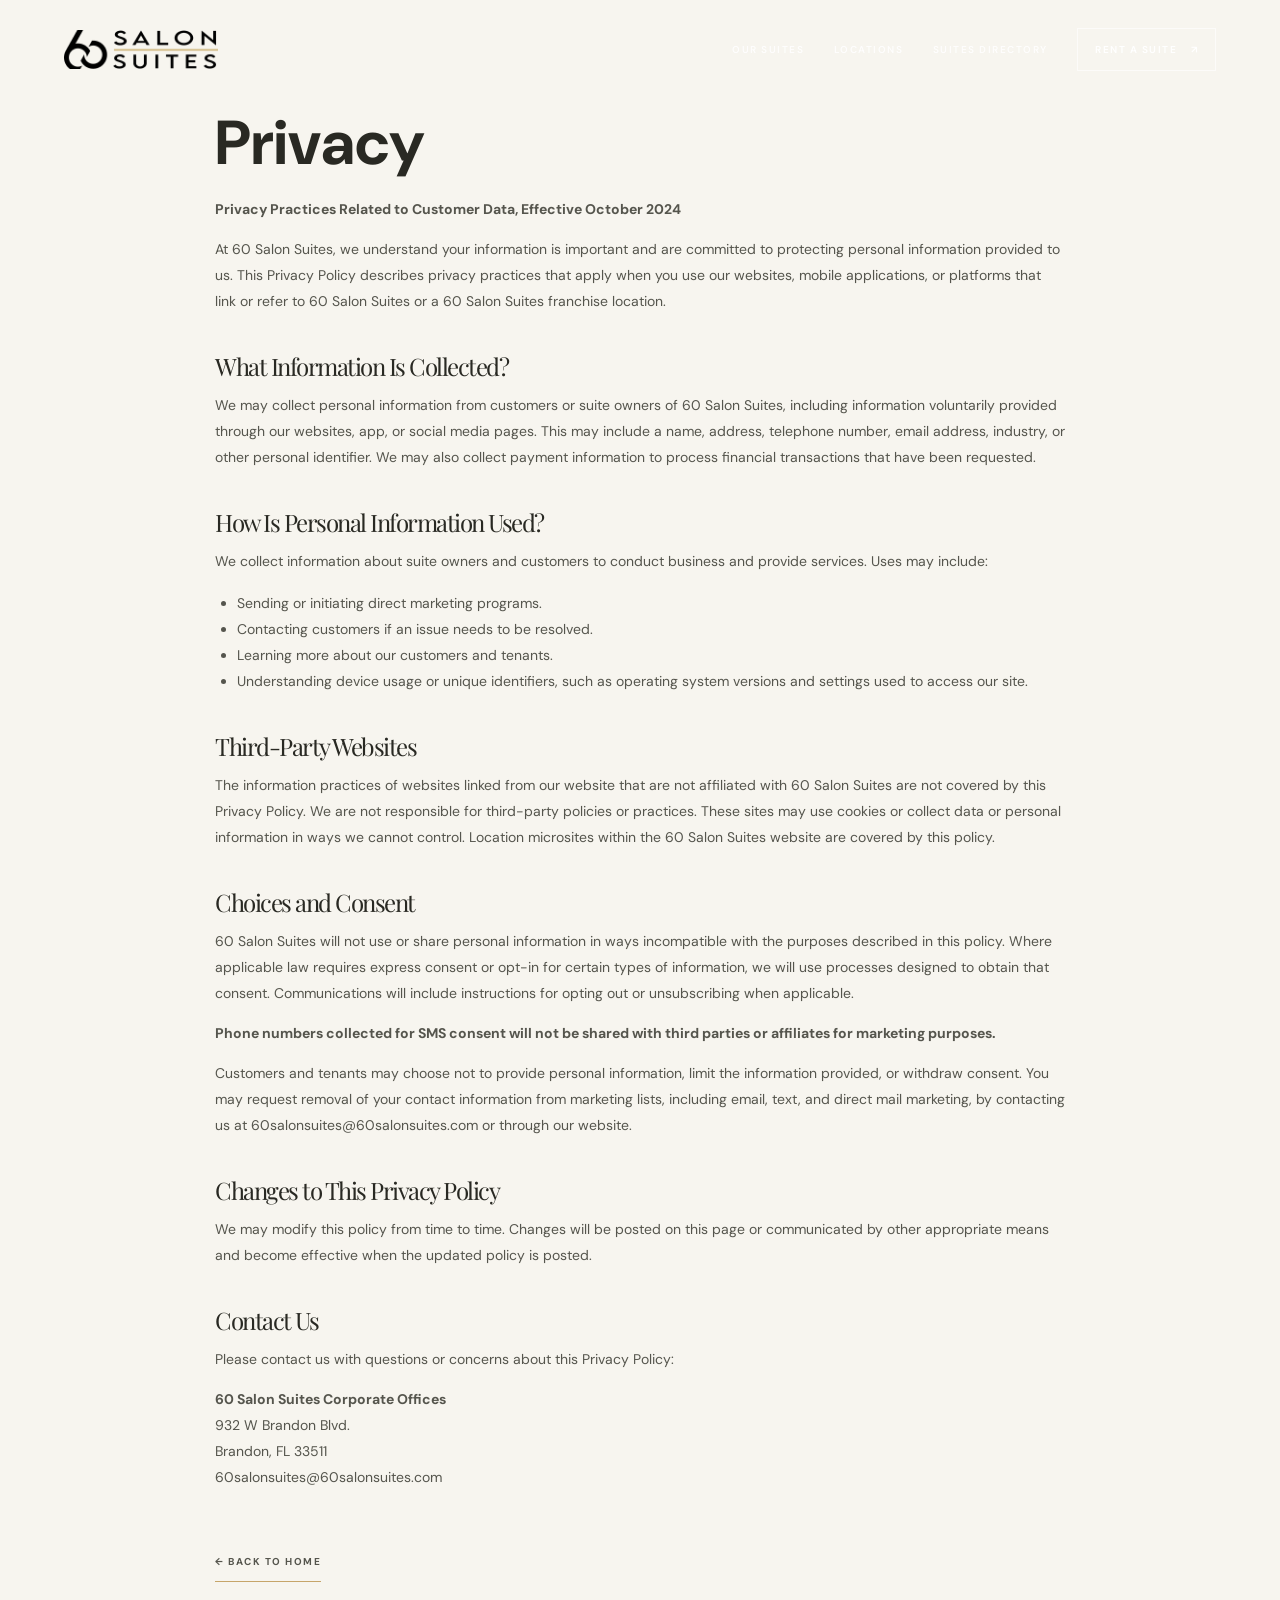
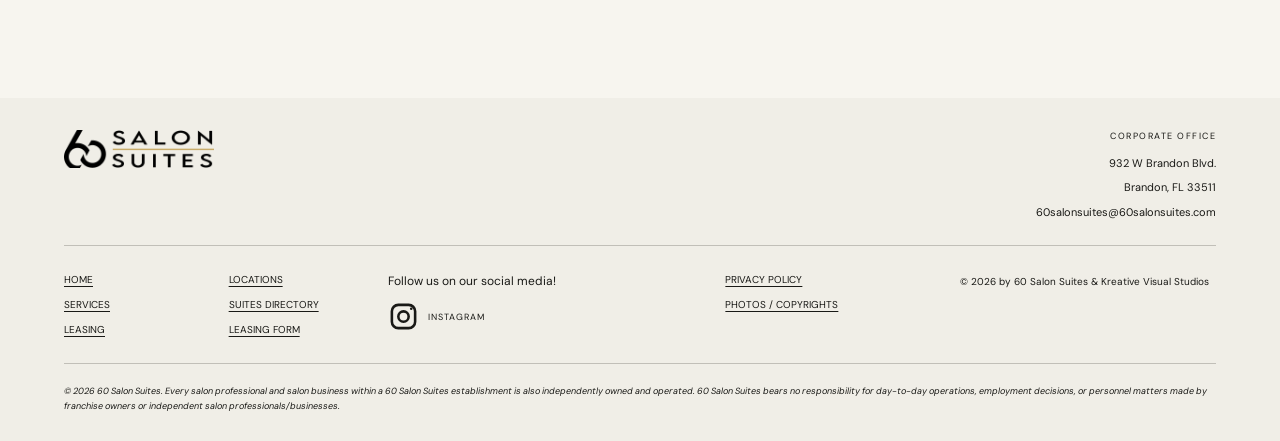
<file: privacy.html>
<!doctype html>
<html lang="en">
<head>
  <meta charset="utf-8"><meta name="viewport" content="width=device-width, initial-scale=1">
  <meta name="theme-color" content="#f0eee7">
  <title>Privacy | 60 Salon Suites</title>
  <link rel="preconnect" href="https://fonts.googleapis.com"><link rel="preconnect" href="https://fonts.gstatic.com" crossorigin>
  <link href="https://fonts.googleapis.com/css2?family=DM+Sans:wght@400;500;600;700&family=Playfair+Display:wght@400;500;600&display=swap" rel="stylesheet">
  <link rel="stylesheet" href="styles.css">
</head>
<body>
<header class="site-header" id="top">
  <a class="brand" href="index.html" aria-label="60 Salon Suites home"><img class="brand-logo" src="assets/60-salon-suites-logo.png" alt="60 Salon Suites"></a>
  <button class="menu-toggle" aria-label="Open navigation" aria-expanded="false" aria-controls="primary-nav"><span></span><span></span></button>
  <nav class="primary-nav" id="primary-nav" aria-label="Main navigation">
    <a href="index.html#suites">OUR SUITES</a><a href="https://www.60salonsuites.com/locations" target="_blank" rel="noopener">LOCATIONS</a>
    <a href="https://www.60salonsuites.com/suites-directory" target="_blank" rel="noopener">SUITES DIRECTORY</a>
    <a class="nav-cta" href="leasing-form.html">RENT A SUITE <span aria-hidden="true">↗</span></a>
  </nav>
</header>
<main class="policy-page">
<h1>Privacy</h1>
<p><strong>Privacy Practices Related to Customer Data, Effective October 2024</strong></p>
<p>At 60 Salon Suites, we understand your information is important and are committed to protecting personal information provided to us. This Privacy Policy describes privacy practices that apply when you use our websites, mobile applications, or platforms that link or refer to 60 Salon Suites or a 60 Salon Suites franchise location.</p>
<h2>What Information Is Collected?</h2>
<p>We may collect personal information from customers or suite owners of 60 Salon Suites, including information voluntarily provided through our websites, app, or social media pages. This may include a name, address, telephone number, email address, industry, or other personal identifier. We may also collect payment information to process financial transactions that have been requested.</p>
<h2>How Is Personal Information Used?</h2>
<p>We collect information about suite owners and customers to conduct business and provide services. Uses may include:</p>
<ul><li>Sending or initiating direct marketing programs.</li><li>Contacting customers if an issue needs to be resolved.</li><li>Learning more about our customers and tenants.</li><li>Understanding device usage or unique identifiers, such as operating system versions and settings used to access our site.</li></ul>
<h2>Third-Party Websites</h2>
<p>The information practices of websites linked from our website that are not affiliated with 60 Salon Suites are not covered by this Privacy Policy. We are not responsible for third-party policies or practices. These sites may use cookies or collect data or personal information in ways we cannot control. Location microsites within the 60 Salon Suites website are covered by this policy.</p>
<h2>Choices and Consent</h2>
<p>60 Salon Suites will not use or share personal information in ways incompatible with the purposes described in this policy. Where applicable law requires express consent or opt-in for certain types of information, we will use processes designed to obtain that consent. Communications will include instructions for opting out or unsubscribing when applicable.</p>
<p><strong>Phone numbers collected for SMS consent will not be shared with third parties or affiliates for marketing purposes.</strong></p>
<p>Customers and tenants may choose not to provide personal information, limit the information provided, or withdraw consent. You may request removal of your contact information from marketing lists, including email, text, and direct mail marketing, by contacting us at <a href="mailto:60salonsuites@60salonsuites.com">60salonsuites@60salonsuites.com</a> or through our website.</p>
<h2>Changes to This Privacy Policy</h2>
<p>We may modify this policy from time to time. Changes will be posted on this page or communicated by other appropriate means and become effective when the updated policy is posted.</p>
<h2>Contact Us</h2>
<p>Please contact us with questions or concerns about this Privacy Policy:</p>
<p><strong>60 Salon Suites Corporate Offices</strong><br>932 W Brandon Blvd.<br>Brandon, FL 33511<br><a href="mailto:60salonsuites@60salonsuites.com">60salonsuites@60salonsuites.com</a></p>
<p class="policy-back"><a class="text-link" href="index.html">← BACK TO HOME</a></p>
</main>
<footer class="site-footer">
  <div class="footer-top">
    <a class="brand brand-footer" href="index.html" aria-label="60 Salon Suites home"><img class="brand-logo" src="assets/60-salon-suites-logo.png" alt="60 Salon Suites"></a>
    <div class="footer-contact"><span class="footer-heading">CORPORATE OFFICE</span><span>932 W Brandon Blvd.</span><span>Brandon, FL 33511</span><a href="mailto:60salonsuites@60salonsuites.com">60salonsuites@60salonsuites.com</a></div>
  </div>
  <div class="footer-middle">
    <nav class="footer-nav" aria-label="Footer navigation"><div><a href="index.html">HOME</a><a href="https://www.60salonsuites.com/home">SERVICES</a><a href="leasing-form.html">LEASING</a></div><div><a href="https://www.60salonsuites.com/locations">LOCATIONS</a><a href="https://www.60salonsuites.com/suites-directory">SUITES DIRECTORY</a><a href="leasing-form.html">LEASING FORM</a></div></nav>
    <div class="footer-social"><span>Follow us on our social media!</span><a class="instagram-link" href="https://www.instagram.com/60suitessalon/" target="_blank" rel="noopener" aria-label="60 Salon Suites on Instagram"><svg viewBox="0 0 24 24" aria-hidden="true"><rect x="3" y="3" width="18" height="18" rx="5"></rect><circle cx="12" cy="12" r="4"></circle><circle cx="18" cy="6" r="1" class="instagram-dot"></circle></svg><span>INSTAGRAM</span></a></div>
    <div class="footer-legal"><a href="privacy.html">PRIVACY POLICY</a><a href="copyrights.html">PHOTOS / COPYRIGHTS</a></div><div class="footer-copyright">© 2026 by 60 Salon Suites &amp; Kreative Visual Studios</div>
  </div>
  <div class="footer-disclaimer">© 2026 60 Salon Suites. Every salon professional and salon business within a 60 Salon Suites establishment is also independently owned and operated. 60 Salon Suites bears no responsibility for day-to-day operations, employment decisions, or personnel matters made by franchise owners or independent salon professionals/businesses.</div>
</footer><script src="script.js"></script></body></html>
</file>
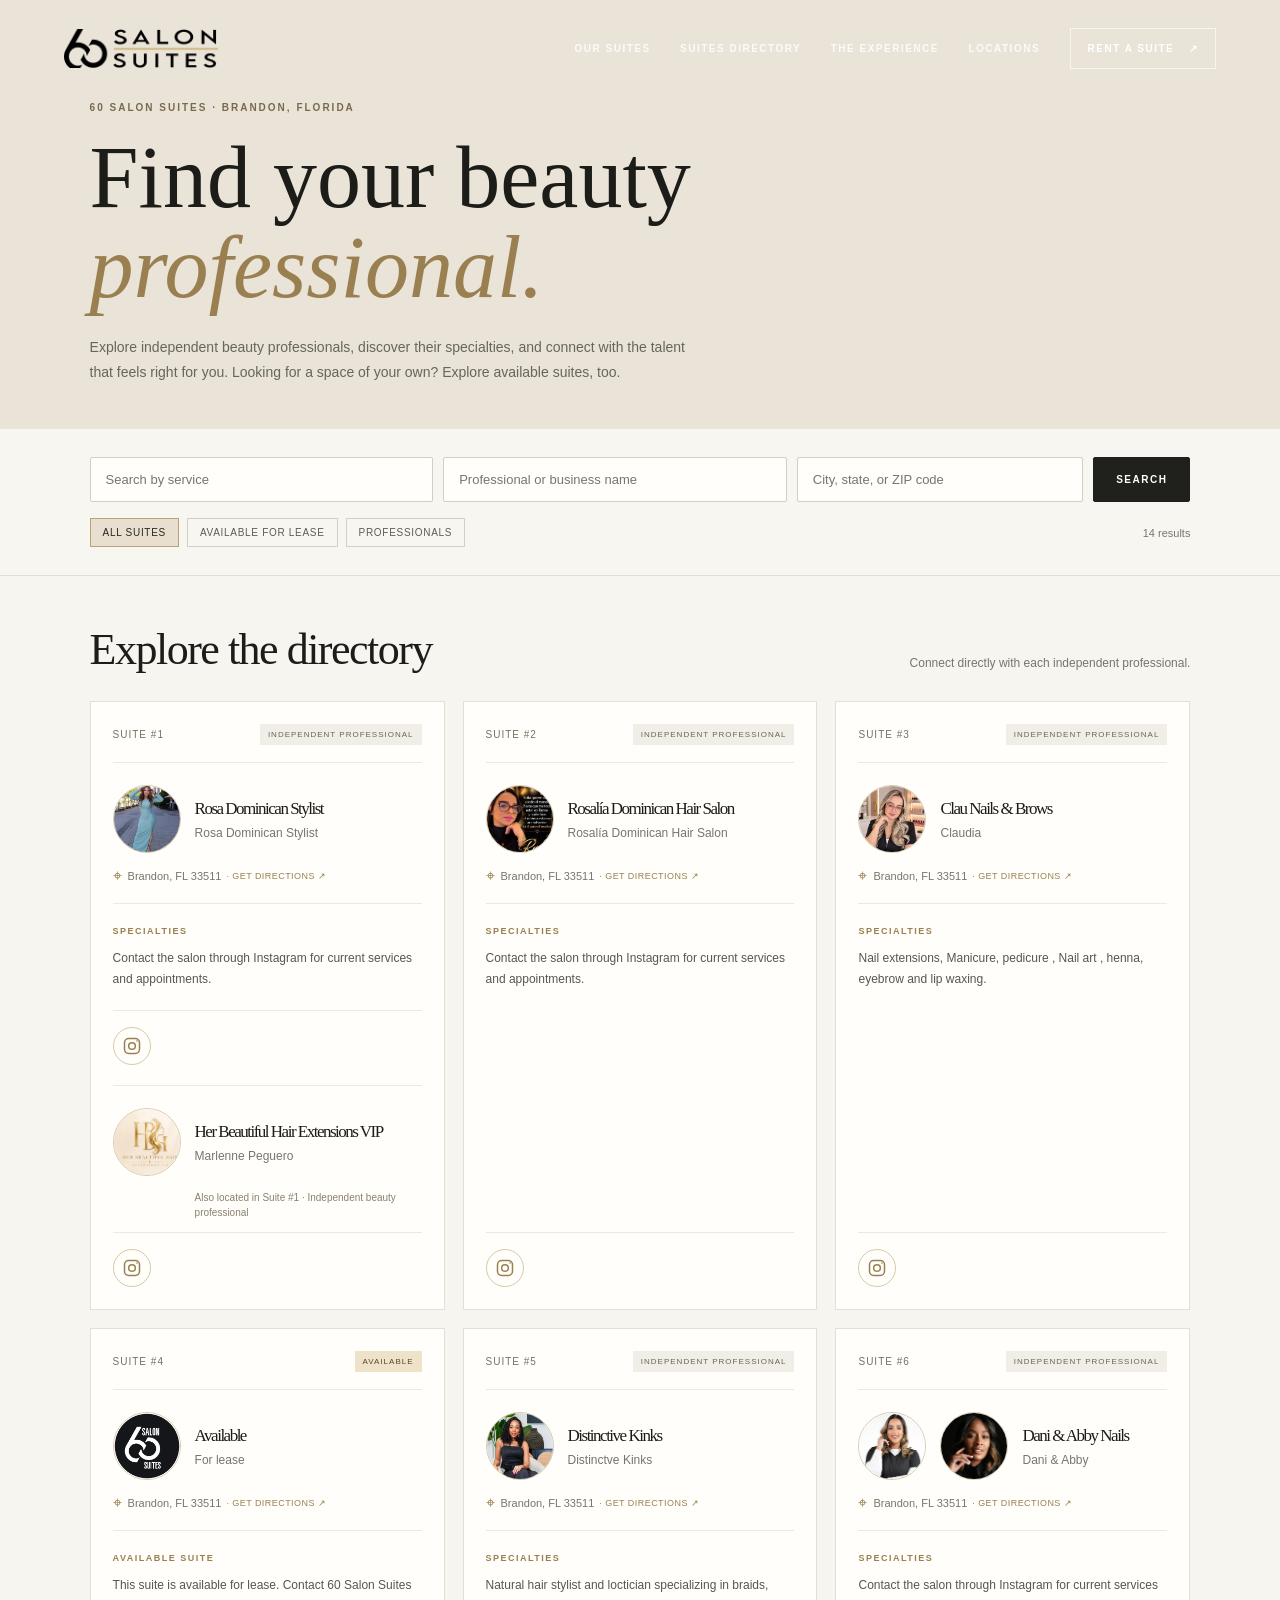
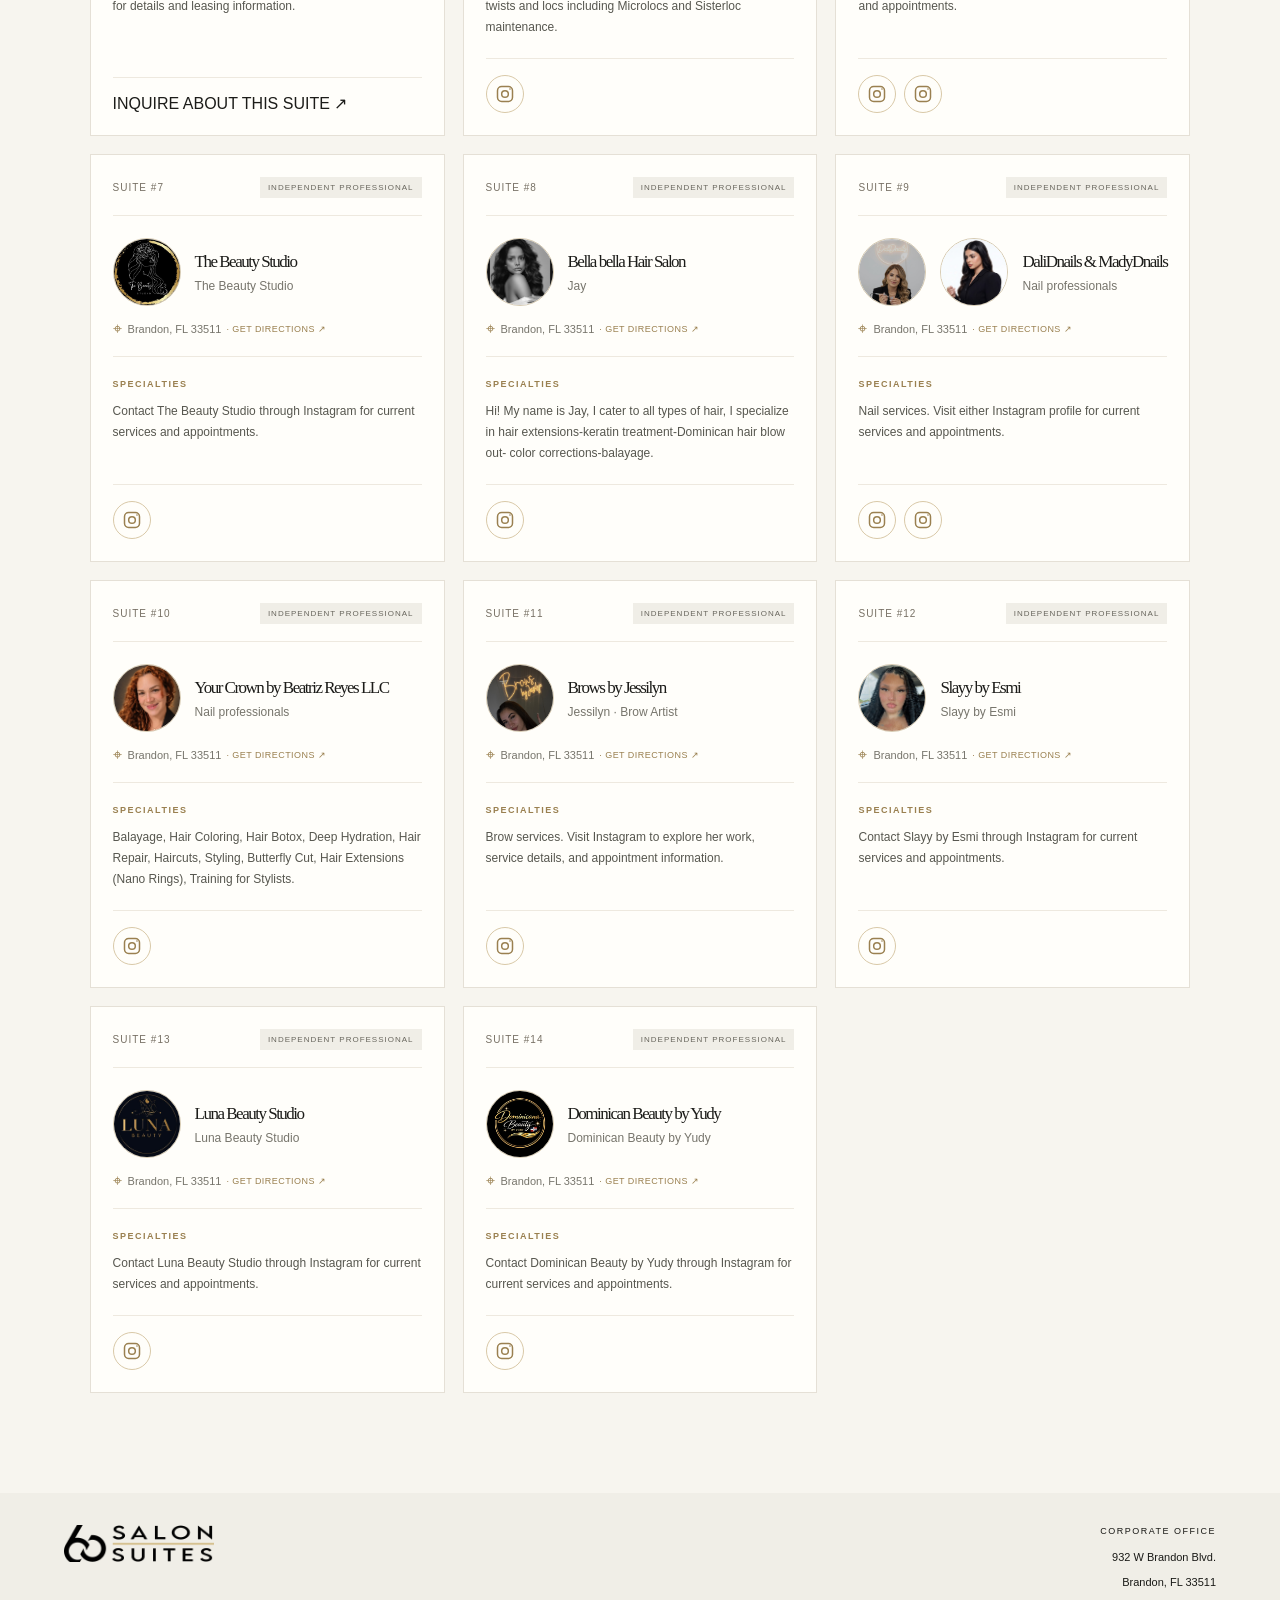
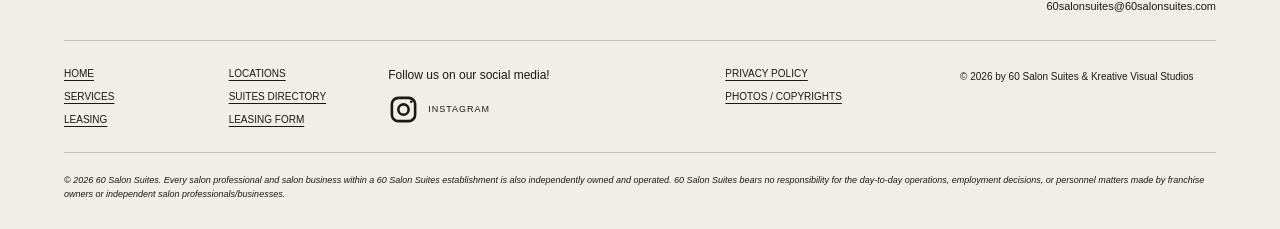
<file: suite-directory.html>
<!doctype html>
<!-- Standalone edition: CSS, JavaScript, and brand logo are embedded in this single HTML file. -->
<html lang="en">
<head>
  <meta charset="utf-8">
  <meta name="viewport" content="width=device-width, initial-scale=1">
  <meta name="theme-color" content="#f0eee7">
  <meta name="description" content="Explore independent beauty professionals and available suites at 60 Salon Suites in Brandon, Florida.">
  <title>Suites Directory | 60 Salon Suites</title>
  <style>
 :root {
  --ink: #1c1c19;
  --cream: #f4f0e8;
  --paper: #fbf9f4;
  --gold: #c6a56a;
  --muted: #706e67;
  --serif: "Playfair Display", Georgia, serif;
  --sans: "DM Sans", Arial, sans-serif;
}
* { box-sizing: border-box; }
html { scroll-behavior: smooth; }
body { margin: 0; background: var(--paper); color: var(--ink); font-family: var(--sans); -webkit-font-smoothing: antialiased; }
a { color: inherit; text-decoration: none; }
.site-header { position: absolute; z-index: 10; inset: 0 0 auto; display: flex; align-items: center; justify-content: space-between; padding: 28px clamp(22px, 5vw, 78px); color: #fff; }
.brand { display: inline-flex; align-items: center; gap: 10px; color: inherit; flex-shrink: 0; }
.brand-number { font-family: var(--serif); font-size: 43px; line-height: .9; letter-spacing: -3px; }
.brand-name { font-size: 10px; font-weight: 700; line-height: 1.2; letter-spacing: 2.6px; }
.primary-nav { display: flex; align-items: center; gap: clamp(17px, 2.3vw, 36px); font-size: 10px; letter-spacing: 1.5px; font-weight: 600; }
.primary-nav a:not(.nav-cta) { opacity: .88; transition: opacity .2s; }
.primary-nav a:hover { opacity: 1; }
.nav-cta { border: 1px solid rgba(255,255,255,.65); padding: 14px 17px; }
.nav-cta span, .button span, .text-link span { margin-left: 10px; }
.menu-toggle { display: none; background: transparent; border: 0; padding: 10px; color: white; }
.menu-toggle span { display: block; width: 25px; height: 1px; background: currentColor; margin: 6px 0; }
.hero { position: relative; isolation: isolate; min-height: 730px; height: min(100svh, 920px); background: #353a34; color: #fff; overflow: hidden; display: flex; align-items: center; }
.hero-video, .hero-fallback, .hero-shade { position: absolute; inset: 0; width: 100%; height: 100%; }
.hero-video { object-fit: cover; object-position: center 53%; z-index: -3; }
.hero-fallback { z-index: -4; background: linear-gradient(120deg,#353a34,#8d7960); }
.hero-shade { z-index: -2; background: linear-gradient(90deg,rgba(12,15,13,.78) 0%,rgba(17,18,15,.55) 40%,rgba(20,20,17,.12) 78%),linear-gradient(0deg,rgba(10,12,10,.44),transparent 36%); }
.hero-content { width: min(650px, 58vw); margin: 68px 0 30px clamp(22px, 10.2vw, 160px); }
.eyebrow { font-size: 10px; font-weight: 700; letter-spacing: 2.8px; line-height: 1.5; color: #e7d3ad; margin: 0 0 25px; }
.eyebrow span { display: inline-block; width: 27px; height: 1px; vertical-align: middle; margin-right: 12px; background: var(--gold); }
.hero h1 { font-family: var(--serif); font-weight: 400; font-size: clamp(54px, 6.6vw, 100px); line-height: .99; letter-spacing: -2.6px; margin: 0 0 25px; }
h1 em, h2 em { font-weight: 400; color: var(--gold); }
.hero-subtitle { font-size: 15px; letter-spacing: .3px; margin: 0 0 12px; }
.hero-copy { max-width: 405px; color: rgba(255,255,255,.78); font-size: 14px; line-height: 1.8; margin: 0 0 30px; }
.hero-actions { display: flex; flex-wrap: wrap; gap: 12px; }
.button { min-height: 49px; display: inline-flex; justify-content: center; align-items: center; padding: 0 21px; font-size: 10px; font-weight: 700; letter-spacing: 1.4px; transition: transform .2s, background .2s; }
.button:hover { transform: translateY(-2px); }
.button-light { background: var(--cream); color: var(--ink); }
.button-outline { border: 1px solid rgba(255,255,255,.72); color: white; }
.button-dark { background: var(--ink); color: white; }
.hero-bottom { position: absolute; bottom: 25px; left: clamp(22px, 5vw, 78px); right: clamp(22px, 5vw, 78px); display: flex; align-items: center; justify-content: space-between; font-size: 9px; letter-spacing: 1.7px; color: rgba(255,255,255,.75); }
.scroll-cue { display: flex; align-items: center; gap: 12px; }
.scroll-line { display: inline-block; height: 34px; width: 1px; background: var(--gold); }
.video-toggle { position: absolute; right: 27px; bottom: 78px; width: 36px; height: 36px; border: 1px solid rgba(255,255,255,.5); border-radius: 50%; background: rgba(0,0,0,.18); color: white; cursor: pointer; font-size: 12px; }
.section-pad { padding: clamp(76px, 10vw, 150px) clamp(24px, 10vw, 155px); }
.intro { display: grid; grid-template-columns: 1fr 3fr; gap: 7%; background: var(--paper); }
.intro-label { font-size: 10px; letter-spacing: 2px; color: var(--muted); padding-top: 8px; }
.eyebrow-dark { color: #81704e; }
h2 { font-family: var(--serif); font-weight: 400; letter-spacing: -1.5px; font-size: clamp(38px, 5vw, 70px); line-height: 1.1; margin: 0 0 30px; }
.intro h2 { font-size: clamp(36px, 4.5vw, 64px); }
.intro-columns { display: grid; grid-template-columns: 1fr 1fr; gap: 38px; max-width: 850px; }
.intro-columns p, .suite-copy > p:not(.eyebrow), .benefit p, .professional-copy > p:not(.eyebrow), .location-detail > p { color: var(--muted); font-size: 14px; line-height: 1.9; margin: 0 0 22px; }
.text-link { display: inline-flex; align-items: center; font-size: 10px; font-weight: 700; letter-spacing: 1.5px; border-bottom: 1px solid var(--gold); padding-bottom: 10px; margin-top: 18px; }
.suite-section { display: grid; grid-template-columns: 1.12fr .88fr; min-height: 590px; background: #242621; color: white; }
.suite-image { min-height: 500px; background: linear-gradient(0deg,rgba(0,0,0,.06),rgba(0,0,0,.06)), url("assets/suite-interior.jpg") center/cover no-repeat, #8c8170; }
.suite-copy { padding: clamp(55px, 8vw, 120px) clamp(32px, 8vw, 115px); align-self: center; }
.suite-copy h2 { font-size: clamp(44px, 5.4vw, 76px); }
.suite-copy > p:not(.eyebrow) { color: rgba(255,255,255,.7); max-width: 400px; }
.small-note { font-size: 10px !important; line-height: 1.7 !important; opacity: .72; margin-top: 18px !important; }

.spaces-gallery { padding: clamp(70px, 9vw, 125px) clamp(24px, 8vw, 120px); background: #fbf9f4; }
.gallery-heading { display: flex; justify-content: space-between; align-items: flex-start; gap: 32px; margin-bottom: 45px; }
.gallery-heading .eyebrow { padding-top: 8px; min-width: 180px; }
.gallery-heading h2 { flex: 1; }
.gallery-grid { display: grid; grid-template-columns: 1.05fr 1fr 1fr; gap: 18px; align-items: stretch; }
.gallery-card { margin: 0; position: relative; min-height: 360px; overflow: hidden; background: #e4ded3; }
.gallery-card-tall { min-height: 480px; }
.gallery-card img { display: block; width: 100%; height: 100%; min-height: inherit; object-fit: cover; transition: transform .7s ease; }
.gallery-card:hover img { transform: scale(1.025); }
.gallery-card figcaption { position: absolute; inset: auto 0 0; padding: 36px 18px 17px; color: white; font-size: 9px; font-weight: 700; letter-spacing: 1.7px; background: linear-gradient(transparent,rgba(0,0,0,.55)); }
\n.experience { background: #e9e3d8; }
.section-heading { display: flex; justify-content: space-between; align-items: flex-start; gap: 40px; margin-bottom: 70px; }
.section-heading .eyebrow { min-width: 180px; padding-top: 9px; }
.section-heading h2 { flex: 1; }
.benefit-grid { display: grid; grid-template-columns: repeat(3, 1fr); border-top: 1px solid rgba(28,28,25,.2); }
.benefit { padding: 28px 30px 0 0; }
.benefit + .benefit { border-left: 1px solid rgba(28,28,25,.2); padding-left: 30px; }
.benefit-number { font-size: 10px; letter-spacing: 2px; color: #8a734e; }
.benefit h3 { font-family: var(--serif); font-size: 29px; font-weight: 400; line-height: 1.2; margin: 28px 0 17px; }
.benefit p { max-width: 320px; }
.professionals { display: grid; grid-template-columns: 1fr 1fr; min-height: 560px; background: #343630; color: white; }
.professional-copy { padding: clamp(65px, 9vw, 135px) clamp(28px, 10vw, 145px); align-self: center; }
.professional-copy h2 { font-size: clamp(46px, 5.2vw, 75px); }
.professional-copy > p:not(.eyebrow) { color: rgba(255,255,255,.72); }
.professional-art { position: relative; min-height: 500px; overflow: hidden; background: #3e4039; }
.professional-art > img { display: block; position: absolute; inset: 0; width: 100%; height: 100%; object-fit: cover; object-position: center 45%; }
.professional-art::after { content: ""; position: absolute; inset: 0; background: linear-gradient(0deg,rgba(0,0,0,.55),transparent 62%); }
.art-frame { position: absolute; border: 1px solid rgba(255,255,255,.5); inset: 11% 16%; }
.frame-two { inset: 17% 10% 7% 23%; border-color: rgba(225,198,150,.8); }
.art-caption { position: absolute; z-index: 1; bottom: 15%; left: 14%; color: white; font-family: var(--serif); font-size: clamp(35px, 4vw, 58px); line-height: 1.05; text-shadow: 0 2px 20px #343630; }
.leasing { position: relative; isolation: isolate; overflow: hidden; background: #282923; color: white; text-align: center; padding-top: clamp(100px, 13vw, 175px); padding-bottom: clamp(100px, 13vw, 175px); }
.leasing-video, .leasing-overlay { position: absolute; inset: 0; width: 100%; height: 100%; }
.leasing-video { z-index: -2; object-fit: cover; object-position: center; }
.leasing-overlay { z-index: -1; background: linear-gradient(90deg,rgba(22,23,20,.72),rgba(22,23,20,.48)); }
.leasing-content { position: relative; max-width: 760px; margin: 0 auto; }
.leasing .eyebrow { color: rgba(255,255,255,.82); }
.leasing .eyebrow { color: #393327; }
.leasing h2 { font-size: clamp(48px, 6vw, 82px); }
.leasing h2 em { color: #e6cda1; }
.leasing-copy { max-width: 470px; margin: 0 auto 30px; color: rgba(255,255,255,.85); font-size: 15px; line-height: 1.8; }
.leasing-actions { display: flex; justify-content: center; align-items: center; gap: 30px; flex-wrap: wrap; }
.text-link-light { border-color: rgba(28,28,25,.5); }
.leasing-note { font-size: 10px; color: rgba(255,255,255,.72); margin-top: 30px; }
.location { display: grid; grid-template-columns: 1fr 1fr; gap: 10%; align-items: center; background: var(--paper); }
.location h2 { margin-bottom: 0; }
.location-detail { max-width: 460px; }
.site-footer { display: flex; align-items: center; justify-content: space-between; gap: 20px; padding: 28px clamp(22px, 5vw, 78px); background: #1c1d19; color: white; }
.brand-footer .brand-number { font-size: 34px; }
.brand-footer .brand-name { font-size: 8px; }
.footer-tagline, .copyright { font-size: 9px; letter-spacing: 1.4px; color: rgba(255,255,255,.65); }
@media (max-width: 900px) {
  .site-header { padding: 22px 24px; }
  .menu-toggle { display: block; z-index: 12; }
  .primary-nav { display: none; position: absolute; top: 0; left: 0; right: 0; padding: 95px 25px 30px; background: rgba(26,27,23,.97); flex-direction: column; align-items: stretch; gap: 0; }
  .primary-nav.open { display: flex; }
  .primary-nav a { padding: 17px 5px; border-bottom: 1px solid rgba(255,255,255,.15); }
  .primary-nav .nav-cta { margin-top: 14px; text-align: center; border: 1px solid rgba(255,255,255,.6); }
  .hero { min-height: 720px; height: 92svh; max-height: 900px; }
  .hero-video { object-position: 58% center; }
  .hero-shade { background: linear-gradient(90deg,rgba(12,15,13,.75),rgba(17,18,15,.38) 75%),linear-gradient(0deg,rgba(10,12,10,.5),transparent 45%); }
  .hero-content { width: min(620px, 78vw); margin-left: 8vw; }
  .hero h1 { font-size: clamp(58px, 9vw, 82px); }
  .hero-note { display: none; }
  .intro { grid-template-columns: 1fr; gap: 24px; }
  .suite-section { grid-template-columns: 1fr 1fr; }
  .suite-copy { padding: 50px 35px; }
  .gallery-heading { display: block; }\n  .gallery-heading .eyebrow { margin-bottom: 20px; }\n  .gallery-grid { grid-template-columns: 1fr 1fr; }\n  .gallery-card-tall { grid-row: span 2; }\n  .gallery-card { min-height: 260px; }\n  .gallery-card-tall { min-height: 540px; }\n  .section-heading { display: block; }
  .section-heading .eyebrow { margin-bottom: 22px; }
  .professional-copy { padding: 65px 45px; }
}
@media (max-width: 600px) {
  .site-header { padding: 19px 19px; }
  .brand-number { font-size: 38px; }
  .brand-name { font-size: 9px; letter-spacing: 2px; }
  .hero { min-height: 760px; height: 94svh; max-height: 900px; align-items: flex-end; }
  .hero-video { object-position: 58% center; }
  .hero-shade { background: linear-gradient(0deg,rgba(13,15,12,.86) 0%,rgba(13,15,12,.60) 40%,rgba(13,15,12,.16) 100%); }
  .hero-content { width: auto; margin: 0 22px 118px; }
  .eyebrow { font-size: 9px; letter-spacing: 2px; margin-bottom: 20px; }
  .hero h1 { font-size: clamp(49px, 13.5vw, 68px); letter-spacing: -1.8px; margin-bottom: 19px; }
  .hero-subtitle { font-size: 14px; line-height: 1.6; }
  .hero-copy { font-size: 13px; line-height: 1.7; margin-bottom: 23px; max-width: 340px; }
  .hero-actions { flex-direction: column; gap: 10px; }
  .hero-actions .button { width: 100%; min-height: 50px; }
  .hero-bottom { left: 22px; right: 22px; bottom: 19px; font-size: 8px; letter-spacing: 1.3px; }
  .hero-location { display: none; }
  .scroll-cue { margin: 0 auto; }
  .video-toggle { right: 20px; bottom: 66px; width: 34px; height: 34px; }
  .section-pad { padding: 72px 24px; }
  .intro h2 { font-size: clamp(34px, 9vw, 46px); letter-spacing: -1px; }
  .intro-columns { grid-template-columns: 1fr; gap: 0; }
  .intro-columns p { font-size: 13px; }
  .suite-section { grid-template-columns: 1fr; }
  .suite-image { min-height: 300px; }
  .suite-copy { padding: 54px 26px 62px; }
  .suite-copy h2 { font-size: 52px; }
  .spaces-gallery { padding: 70px 20px; }\n  .gallery-grid { grid-template-columns: 1fr; gap: 14px; }\n  .gallery-card, .gallery-card-tall { min-height: 320px; grid-row: auto; }\n  .gallery-heading h2 { font-size: 43px; }\n  .experience { padding-top: 70px; padding-bottom: 75px; }
  .section-heading { margin-bottom: 38px; }
  .section-heading h2 { font-size: clamp(38px, 10vw, 52px); }
  .benefit-grid { grid-template-columns: 1fr; }
  .benefit, .benefit + .benefit { border-left: 0; border-top: 1px solid rgba(28,28,25,.2); padding: 25px 0 5px; }
  .benefit h3 { margin-top: 18px; font-size: 27px; }
  .professionals { grid-template-columns: 1fr; }
  .professional-copy { padding: 70px 25px 55px; }
  .professional-copy h2 { font-size: 54px; }
  .professional-art { min-height: 300px; }
  .leasing h2 { font-size: clamp(46px, 12vw, 62px); }
  .leasing-actions { flex-direction: column; gap: 22px; }
  .leasing-actions .button { width: 100%; }
  .location { grid-template-columns: 1fr; gap: 28px; }
  .location h2 { font-size: 50px; }
  .site-footer { flex-wrap: wrap; padding: 26px 22px; }
  .footer-tagline { order: 3; width: 100%; }
  .copyright { margin-left: auto; }
}
@media (prefers-reduced-motion: reduce) {
  html { scroll-behavior: auto; }
  *, *::before, *::after { transition-duration: .01ms !important; animation-duration: .01ms !important; animation-iteration-count: 1 !important; }
}


/* Official logo and expanded corporate footer */
.brand-logo { display:block; width: clamp(112px, 12vw, 158px); height:auto; object-fit:contain; }
.site-header .brand { display:flex; align-items:center; }
.site-footer { display:block; padding:0 clamp(22px, 5vw, 78px); background:#f0eee7; color:#191916; }
.footer-top { display:flex; align-items:flex-start; justify-content:space-between; gap:35px; padding:32px 0 25px; border-bottom:1px solid rgba(25,25,22,.22); }
.brand-footer { flex:0 0 auto; }
.brand-footer .brand-logo { width:150px; }
.footer-contact { display:flex; flex-direction:column; gap:8px; font-size:11px; line-height:1.5; text-align:right; }
.footer-contact a { color:inherit; text-decoration:none; }
.footer-heading { font-size:9px; letter-spacing:1.5px; margin-bottom:3px; }
.footer-middle { display:grid; grid-template-columns:1.15fr 1.2fr .8fr 1fr; gap:30px; padding:27px 0; border-bottom:1px solid rgba(25,25,22,.22); align-items:start; }
.footer-nav { display:grid; grid-template-columns:1fr 1fr; gap:35px; }
.footer-nav > div { display:flex; flex-direction:column; gap:12px; }
.footer-nav a, .footer-legal a { color:inherit; font-size:10px; text-decoration:underline; text-underline-offset:3px; }
.footer-social { display:flex; flex-direction:column; gap:12px; font-size:12px; }
.instagram-link { display:inline-flex; align-items:center; gap:9px; color:inherit; text-decoration:none; }
.instagram-link svg { width:31px; height:31px; fill:none; stroke:currentColor; stroke-width:2; }
.instagram-link .instagram-dot { fill:currentColor; stroke:none; }
.instagram-link span { font-size:9px; letter-spacing:1px; }
.footer-legal { display:flex; flex-direction:column; gap:12px; }
.footer-copyright { font-size:10px; line-height:1.7; }
.footer-disclaimer { padding:20px 0 28px; font-size:9px; line-height:1.6; font-style:italic; }
.policy-page { background:#f7f5ef; color:#292923; min-height:70vh; padding:clamp(55px,8vw,105px) max(24px, calc((100% - 850px)/2)); }
.policy-page h1 { font-size:clamp(38px,5vw,62px); margin:0 0 14px; }
.policy-page h2 { font-size:24px; margin:38px 0 12px; }
.policy-page h3 { font-size:17px; margin:25px 0 10px; }
.policy-page p, .policy-page li { font-size:14px; line-height:1.85; color:#55554d; }
.policy-page ul { padding-left:22px; }
.policy-page .policy-back { display:inline-block; margin-top:30px; }
@media (max-width:760px) {
  .footer-top { flex-direction:column; }
  .footer-contact { text-align:left; }
  .footer-middle { grid-template-columns:1fr 1fr; gap:28px 20px; }
  .footer-nav { grid-column:1 / -1; }
  .footer-disclaimer { font-size:9px; }
}


/* Mobile navigation contrast and accessible controls */
@media (max-width: 900px) {
  .site-header { color: #1c1c19; }
  .site-header .brand { color: #1c1c19; }
  .menu-toggle { color: #1c1c19; border: 1px solid rgba(28,28,25,.45); min-width: 44px; min-height: 44px; border-radius: 2px; }
  .menu-toggle span { background: currentColor; }
  .primary-nav, .primary-nav.open { background: #1c1d19; color: #fff; }
  .primary-nav a, .primary-nav a:not(.nav-cta), .primary-nav .nav-cta { color: #fff !important; opacity: 1; }
  .primary-nav a:focus-visible, .menu-toggle:focus-visible { outline: 2px solid #c6a56a; outline-offset: 3px; }
}
  </style>
  <style>
    .directory-hero { background:#e9e3d8; padding:clamp(60px,8vw,110px) clamp(22px,7vw,100px) 44px; }
    .directory-kicker { font-size:10px; letter-spacing:2px; font-weight:700; color:#7a6a4c; margin:0 0 20px; }
    .directory-hero h1 { font-family:var(--serif); font-size:clamp(44px,7vw,88px); font-weight:400; line-height:1.02; margin:0; max-width:900px; }
    .directory-hero h1 em { color:#9a8050; }
    .directory-intro { max-width:620px; color:#66665d; line-height:1.8; font-size:14px; margin:22px 0 0; }
    .directory-tools { padding:28px clamp(22px,7vw,100px); background:#f8f6f0; border-bottom:1px solid #e2ded4; position:sticky; top:0; z-index:10; }
    .search-grid { display:grid; grid-template-columns:1.2fr 1.2fr 1fr auto; gap:10px; max-width:1400px; margin:auto; }
    .directory-input { min-width:0; width:100%; box-sizing:border-box; border:1px solid #d3cec2; border-radius:2px; padding:14px 15px; background:#fffefa; color:#24251f; font:inherit; font-size:13px; outline:none; }
    .directory-input:focus { border-color:#9a8050; box-shadow:0 0 0 2px #c9ac6a30; }
    .search-action { background:#20211c; color:#fff; border:1px solid #20211c; border-radius:2px; padding:0 22px; font-size:10px; letter-spacing:1.5px; font-weight:700; cursor:pointer; }
    .search-action:hover { background:#9a8050; border-color:#9a8050; }
    .filter-row { display:flex; align-items:center; justify-content:space-between; gap:18px; max-width:1400px; margin:16px auto 0; }
    .filter-chips { display:flex; flex-wrap:wrap; gap:8px; }
    .filter-chip { border:1px solid #d4cfc4; background:transparent; color:#5d5c53; padding:8px 12px; font-size:10px; letter-spacing:.7px; cursor:pointer; }
    .filter-chip.active { background:#e8dfcf; border-color:#b9a37b; color:#282821; }
    .result-count { color:#77756c; font-size:11px; white-space:nowrap; }
    .directory-main { padding:50px clamp(22px,7vw,100px) 100px; background:#f7f5ef; }
    .directory-heading { display:flex; justify-content:space-between; align-items:end; gap:20px; max-width:1400px; margin:0 auto 26px; }
    .directory-heading h2 { font-family:var(--serif); font-size:clamp(28px,3.5vw,44px); font-weight:400; margin:0; }
    .directory-heading p { font-size:12px; color:#77756c; margin:0 0 5px; }
    .suite-grid { max-width:1400px; margin:auto; display:grid; grid-template-columns:repeat(3,minmax(0,1fr)); gap:18px; align-items:stretch; }
    .suite-card { background:#fffefa; border:1px solid #e5e0d6; padding:22px; display:flex; flex-direction:column; min-width:0; transition:transform .25s ease, box-shadow .25s ease, border-color .25s ease; }
     .suite-card[hidden] { display: none !important; }
    .suite-card:hover { transform:translateY(-4px); border-color:#c9b78e; box-shadow:0 16px 34px #29261d0d; }
    .card-topline { display:flex; align-items:center; justify-content:space-between; gap:10px; padding-bottom:17px; border-bottom:1px solid #eee9df; }
    .suite-number { color:#777064; font-size:10px; letter-spacing:1px; text-transform:uppercase; }
    .status-pill { font-size:8px; letter-spacing:1px; padding:6px 8px; color:#68665d; background:#f0eee7; }
    .is-available .status-pill { color:#5a4928; background:#eee2c8; }
    .card-profile { display:flex; align-items:center; gap:14px; margin:22px 0 14px; min-width:0; }
    .shared-professional { margin-top:20px; padding-top:4px; border-top:1px solid #eee9df; }
    .shared-professional .card-profile { margin-top:18px; }
    .shared-note { color:#8a806f; font-size:10px; line-height:1.5; margin:0 0 12px 82px; }

    .pro-photo { width:68px; height:68px; flex:0 0 68px; border-radius:50%; background:#e9e3d8; display:grid; place-items:center; overflow:hidden; color:#776344; font-family:var(--serif); font-size:24px; border:1px solid #d7cbb3; }
    .pro-photo img { width:100%; height:100%; object-fit:cover; }
    .pro-photo img.broken-photo { display:none; }
    .profile-copy { min-width:0; }
    .profile-copy h2 { font-size:17px; line-height:1.3; margin:0 0 6px; overflow-wrap:anywhere; }
    .professional-name { color:#77756c; font-size:12px; margin:0; }
    .suite-location { color:#77756c; font-size:11px; margin:0 0 18px; }
    .map-location { display:inline-flex; align-items:center; flex-wrap:wrap; gap:2px; width:fit-content; text-decoration:none; transition:color .2s ease; }
    .map-location:hover { color:#9a8050; text-decoration:underline; text-underline-offset:3px; }
    .map-location .map-hint { color:#9a8050; font-size:9px; letter-spacing:.45px; margin-left:3px; }

    .suite-location span { color:#9a8050; font-size:16px; padding-right:4px; }
    .service-block { border-top:1px solid #eee9df; padding-top:16px; flex:1; }
    .mini-label { font-size:9px; letter-spacing:1.5px; font-weight:700; color:#9a8050; }
    .service-block p { color:#57574f; font-size:12px; line-height:1.75; margin:10px 0 20px; }
    .card-actions { display:flex; flex-wrap:wrap; gap:8px; padding-top:16px; border-top:1px solid #eee9df; }
    .social-link { display:inline-flex; align-items:center; gap:7px; padding:9px 10px; border:1px solid #ded8cb; color:#34342d; text-decoration:none; font-size:9px; font-weight:700; letter-spacing:.7px; }
    .social-link span { color:#9a8050; font-size:12px; }
    .instagram-only { width:38px; height:38px; padding:8px; display:inline-flex; align-items:center; justify-content:center; border-radius:50%; color:#9a8050; border-color:#d9c9a8; }
    .instagram-only svg { width:20px; height:20px; fill:none; stroke:currentColor; stroke-width:1.8; stroke-linecap:round; stroke-linejoin:round; }
    .instagram-only .ig-dot { fill:currentColor; stroke:none; }
    .instagram-only:hover { color:#fff; background:#9a8050; border-color:#9a8050; }
    .social-link:hover { background:#eee7d9; border-color:#c9b78e; }
    .no-links { color:#8b887e; font-size:10px; }
    .no-results { display:none; text-align:center; padding:60px 20px; color:#66665d; grid-column:1/-1; background:#fffefa; border:1px solid #e5e0d6; }
    .no-results h3 { font-family:var(--serif); font-size:30px; font-weight:400; color:#24251f; margin:0 0 10px; }
    @media(max-width:1050px) { .suite-grid { grid-template-columns:repeat(2,minmax(0,1fr)); } .search-grid { grid-template-columns:repeat(2,minmax(0,1fr)); } .search-action { min-height:46px; } }
    @media(max-width:650px) { .directory-tools { position:static; } .search-grid { grid-template-columns:1fr; } .search-action { min-height:46px; } .filter-row { align-items:flex-start; flex-direction:column; } .suite-grid { grid-template-columns:1fr; } .directory-heading { align-items:flex-start; flex-direction:column; } .suite-card { padding:20px; } }
    @media(prefers-reduced-motion:reduce) { .suite-card { transition:none; } .suite-card:hover { transform:none; } }
  </style>
</head>
<body>
<header class="site-header" id="top">
    <a class="brand" href="index.html" aria-label="60 Salon Suites home">
      <img class="brand-logo" src="[data-uri]" alt="60 Salon Suites">
    </a>
    <button class="menu-toggle" aria-label="Open navigation" aria-expanded="false" aria-controls="primary-nav">
      <span></span><span></span>
    </button>
    <nav class="primary-nav" id="primary-nav" aria-label="Main navigation">
      <a href="index.html">OUR SUITES</a>
      <a href="#top" aria-current="page">SUITES DIRECTORY</a>
      <a href="index.html">THE EXPERIENCE</a>
      <a href="locations.html" target="_blank" rel="noopener">LOCATIONS</a>
      <a class="nav-cta" href="leasing-form.html">RENT A SUITE <span aria-hidden="true">↗</span></a>
    </nav>
  </header>
<main>
  <section class="directory-hero">
    <p class="directory-kicker">60 SALON SUITES · BRANDON, FLORIDA</p>
    <h1>Find your beauty<br><em>professional.</em></h1>
    <p class="directory-intro">Explore independent beauty professionals, discover their specialties, and connect with the talent that feels right for you. Looking for a space of your own? Explore available suites, too.</p>
  </section>
  <section class="directory-tools" aria-label="Search and filter the directory">
    <div class="search-grid">
      <input class="directory-input" type="search" id="search-service" placeholder="Search by service" aria-label="Search by service">
      <input class="directory-input" type="search" id="search-name" placeholder="Professional or business name" aria-label="Search by professional or business name">
      <input class="directory-input" type="search" id="search-location" placeholder="City, state, or ZIP code" aria-label="Search by location">
      <button class="search-action" id="search-button" type="button">SEARCH</button>
    </div>
    <div class="filter-row">
      <div class="filter-chips" role="group" aria-label="Filter suite status">
        <button class="filter-chip active" type="button" data-filter="all">ALL SUITES</button>
        <button class="filter-chip" type="button" data-filter="available">AVAILABLE FOR LEASE</button>
        <button class="filter-chip" type="button" data-filter="professionals">PROFESSIONALS</button>
      </div>
      <span class="result-count" id="result-count" aria-live="polite"></span>
    </div>
  </section>
  <section class="directory-main">
    <div class="directory-heading">
      <h2>Explore the directory</h2>
      <p>Connect directly with each independent professional.</p>
    </div>
    <div class="suite-grid" id="suite-grid">
      
      <article class="suite-card " data-name="rosa dominican stylist her beautiful hair extensions vip marlenne peguero" data-professional="rosa dominican stylist marlenne peguero" data-location="brandon, fl 33511" data-services="beauty and hair styling; hair extensions; contact Instagram for current services" data-available="false">
        <div class="card-topline"><span class="suite-number">Suite #1</span><span class="status-pill">INDEPENDENT PROFESSIONAL</span></div>
        <div class="card-profile">
          <div class="pro-photo" data-initials="RD">
      <img src="assets/suite1.jpg" alt="Rosa Dominican Stylist" loading="lazy">
    </div>
          <div class="profile-copy">
            <h2>Rosa Dominican Stylist</h2>
            <p class="professional-name">Rosa Dominican Stylist</p>
          </div>
        </div>
        <a class="suite-location map-location" href="https://www.google.com/maps/search/?api=1&query=932+W+Brandon+Blvd%2C+Brandon%2C+FL+33511" target="_blank" rel="noopener noreferrer" aria-label="Get directions to 60 Salon Suites in Google Maps"><span aria-hidden="true">⌖</span> Brandon, FL 33511 <span class="map-hint">· GET DIRECTIONS ↗</span></a>
        <div class="service-block"><span class="mini-label">SPECIALTIES</span><p>Contact the salon through Instagram for current services and appointments.</p></div>
        <div class="card-actions"><a class="social-link instagram-only" href="https://www.instagram.com/rosadominicanstylist/" target="_blank" rel="noopener noreferrer" aria-label="Instagram de Rosa Dominican Stylist" title="Instagram"><svg viewBox="0 0 24 24" aria-hidden="true" focusable="false"><rect x="3" y="3" width="18" height="18" rx="5"></rect><circle cx="12" cy="12" r="4"></circle><circle cx="18" cy="6" r="1" class="ig-dot"></circle></svg></a></div>
        <div class="shared-professional">
          <div class="card-profile">
            <div class="pro-photo" data-initials="MP">
              <img src="assets/suite1-1.jpg" alt="Her Beautiful Hair Extensions VIP — Marlenne Peguero" loading="lazy">
            </div>
            <div class="profile-copy">
              <h2>Her Beautiful Hair Extensions VIP</h2>
              <p class="professional-name">Marlenne Peguero</p>
            </div>
          </div>
          <p class="shared-note">Also located in Suite #1 · Independent beauty professional</p>
          <div class="card-actions">
            <a class="social-link instagram-only" href="https://www.instagram.com/her.beautiful.hair" target="_blank" rel="noopener noreferrer" aria-label="Instagram de Her Beautiful Hair Extensions VIP" title="Instagram">
              <svg viewBox="0 0 24 24" aria-hidden="true" focusable="false"><rect x="3" y="3" width="18" height="18" rx="5"></rect><circle cx="12" cy="12" r="4"></circle><circle cx="18" cy="6" r="1" class="ig-dot"></circle></svg>
            </a>
          </div>
        </div>
      </article>
      <article class="suite-card" data-name="rosalía dominican hair salon" data-professional="rosalía dominican hair salon" data-location="brandon, fl 33511" data-services="hair salon; contact Instagram for current services" data-available="false">
        <div class="card-topline"><span class="suite-number">Suite #2</span><span class="status-pill">INDEPENDENT PROFESSIONAL</span></div>
        <div class="card-profile">
          <div class="pro-photo" data-initials="RD">
      <img src="assets/suite2.jpg" alt="Rosalía Dominican Hair Salon" loading="lazy">
    </div>
          <div class="profile-copy">
            <h2>Rosalía Dominican Hair Salon</h2>
            <p class="professional-name">Rosalía Dominican Hair Salon</p>
          </div>
        </div>
        <a class="suite-location map-location" href="https://www.google.com/maps/search/?api=1&query=932+W+Brandon+Blvd%2C+Brandon%2C+FL+33511" target="_blank" rel="noopener noreferrer" aria-label="Get directions to 60 Salon Suites in Google Maps"><span aria-hidden="true">⌖</span> Brandon, FL 33511 <span class="map-hint">· GET DIRECTIONS ↗</span></a>
        <div class="service-block"><span class="mini-label">SPECIALTIES</span><p>Contact the salon through Instagram for current services and appointments.</p></div>
        <div class="card-actions"><a class="social-link instagram-only" href="https://www.instagram.com/rosaliadominicanhairstylist/" target="_blank" rel="noopener noreferrer" aria-label="Instagram de Rosalía Dominican Hair Salon" title="Instagram"><svg viewBox="0 0 24 24" aria-hidden="true" focusable="false"><rect x="3" y="3" width="18" height="18" rx="5"></rect><circle cx="12" cy="12" r="4"></circle><circle cx="18" cy="6" r="1" class="ig-dot"></circle></svg></a></div>
      </article>
      <article class="suite-card " data-name="clau nails &amp; brows" data-professional="claudia" data-location="brandon, fl 33511" data-services="nail extensions, manicure, pedicure , nail art , henna, eyebrow and lip waxing." data-available="false">
        <div class="card-topline"><span class="suite-number">Suite #3</span><span class="status-pill">INDEPENDENT PROFESSIONAL</span></div>
        <div class="card-profile">
          <div class="pro-photo" data-initials="CN">
      <img src="assets/suite3.jpg" alt="Clau Nails &amp; Brows" loading="lazy">
    </div>
          <div class="profile-copy">
            <h2>Clau Nails &amp; Brows</h2>
            <p class="professional-name">Claudia</p>
          </div>
        </div>
        <a class="suite-location map-location" href="https://www.google.com/maps/search/?api=1&query=932+W+Brandon+Blvd%2C+Brandon%2C+FL+33511" target="_blank" rel="noopener noreferrer" aria-label="Get directions to 60 Salon Suites in Google Maps"><span aria-hidden="true">⌖</span> Brandon, FL 33511 <span class="map-hint">· GET DIRECTIONS ↗</span></a>
        <div class="service-block"><span class="mini-label">SPECIALTIES</span><p>Nail extensions, Manicure, pedicure , Nail art , henna, eyebrow and lip waxing.</p></div>
        <div class="card-actions"><a class="social-link instagram-only" href="https://www.instagram.com/claunailsbrows/" target="_blank" rel="noopener noreferrer" aria-label="Abrir Instagram" title="Instagram"><svg viewBox="0 0 24 24" aria-hidden="true" focusable="false"><rect x="3" y="3" width="18" height="18" rx="5"></rect><circle cx="12" cy="12" r="4"></circle><circle cx="18" cy="6" r="1" class="ig-dot"></circle></svg></a></div>
      </article>
      <article class="suite-card is-available" data-name="available for lease" data-professional="for lease" data-location="brandon, fl 33511" data-services="suite available for lease" data-available="true">
      <div class="card-topline"><span class="suite-number">Suite #4</span><span class="status-pill">AVAILABLE</span></div>
      <div class="card-profile"><div class="pro-photo" data-initials="60"><img src="assets/suite4.jpg" alt="Suite 4 available for lease" loading="lazy"></div><div class="profile-copy"><h2>Available</h2><p class="professional-name">For lease</p></div></div>
      <a class="suite-location map-location" href="https://www.google.com/maps/search/?api=1&query=932+W+Brandon+Blvd%2C+Brandon%2C+FL+33511" target="_blank" rel="noopener noreferrer" aria-label="Get directions to 60 Salon Suites in Google Maps"><span aria-hidden="true">⌖</span> Brandon, FL 33511 <span class="map-hint">· GET DIRECTIONS ↗</span></a>
      <div class="service-block"><span class="mini-label">AVAILABLE SUITE</span><p>This suite is available for lease. Contact 60 Salon Suites for details and leasing information.</p></div>
      <div class="card-actions"><a class="leasing-link" href="leasing-form.html">INQUIRE ABOUT THIS SUITE ↗</a></div>
    </article>
      <article class="suite-card " data-name="distinctive kinks" data-professional="distinctve kinks" data-location="brandon, fl 33511" data-services="natural hair stylist and loctician specializing in braids, twists and locs including microlocs and sisterloc maintenance." data-available="false">
        <div class="card-topline"><span class="suite-number">Suite #5</span><span class="status-pill">INDEPENDENT PROFESSIONAL</span></div>
        <div class="card-profile">
          <div class="pro-photo" data-initials="DK">
      <img src="assets/suite5.jpg" alt="Distinctive Kinks" loading="lazy">
    </div>
          <div class="profile-copy">
            <h2>Distinctive Kinks</h2>
            <p class="professional-name">Distinctve Kinks</p>
          </div>
        </div>
        <a class="suite-location map-location" href="https://www.google.com/maps/search/?api=1&query=932+W+Brandon+Blvd%2C+Brandon%2C+FL+33511" target="_blank" rel="noopener noreferrer" aria-label="Get directions to 60 Salon Suites in Google Maps"><span aria-hidden="true">⌖</span> Brandon, FL 33511 <span class="map-hint">· GET DIRECTIONS ↗</span></a>
        <div class="service-block"><span class="mini-label">SPECIALTIES</span><p>Natural hair stylist and loctician specializing in braids, twists and locs including Microlocs and Sisterloc maintenance.</p></div>
        <div class="card-actions"><a class="social-link instagram-only" href="https://www.instagram.com/distinctivekinks/" target="_blank" rel="noopener noreferrer" aria-label="Abrir Instagram" title="Instagram"><svg viewBox="0 0 24 24" aria-hidden="true" focusable="false"><rect x="3" y="3" width="18" height="18" rx="5"></rect><circle cx="12" cy="12" r="4"></circle><circle cx="18" cy="6" r="1" class="ig-dot"></circle></svg></a></div>
      </article>
      <article class="suite-card " data-name="dani &amp; abby nails" data-professional="dani &amp; abby nails" data-location="brandon, fl 33511" data-services="nail services; contact either Instagram profile for details" data-available="false">
        <div class="card-topline"><span class="suite-number">Suite #6</span><span class="status-pill">INDEPENDENT PROFESSIONAL</span></div>
        <div class="card-profile suite6-profiles">
          <div class="pro-photo" data-initials="D">
            <img src="assets/suite6.jpg" alt="Dani - Dani & Abby Nails" loading="lazy">
          </div>

          <div class="pro-photo" data-initials="A">
            <img src="assets/suite6-1.jpg" alt="Abby - Dani & Abby Nails" loading="lazy">
          </div>

          <div class="profile-copy">
            <h2>Dani &amp; Abby Nails</h2>
            <p class="professional-name">Dani &amp; Abby</p>
          </div>
        </div>
        <a class="suite-location map-location" href="https://www.google.com/maps/search/?api=1&query=932+W+Brandon+Blvd%2C+Brandon%2C+FL+33511" target="_blank" rel="noopener noreferrer" aria-label="Get directions to 60 Salon Suites in Google Maps"><span aria-hidden="true">⌖</span> Brandon, FL 33511 <span class="map-hint">· GET DIRECTIONS ↗</span></a>
        <div class="service-block"><span class="mini-label">SPECIALTIES</span><p>Contact the salon through Instagram for current services and appointments.</p></div>
        <div class="card-actions"><a class="social-link instagram-only" href="https://www.instagram.com/abbyluxenails_/" target="_blank" rel="noopener noreferrer" aria-label="Instagram de Abby Luxe Nails" title="Instagram"><svg viewBox="0 0 24 24" aria-hidden="true" focusable="false"><rect x="3" y="3" width="18" height="18" rx="5"></rect><circle cx="12" cy="12" r="4"></circle><circle cx="18" cy="6" r="1" class="ig-dot"></circle></svg></a><a class="social-link instagram-only" href="https://www.instagram.com/the_nail_society_by_dani/" target="_blank" rel="noopener noreferrer" aria-label="Instagram de The Nail Society by Dani" title="Instagram"><svg viewBox="0 0 24 24" aria-hidden="true" focusable="false"><rect x="3" y="3" width="18" height="18" rx="5"></rect><circle cx="12" cy="12" r="4"></circle><circle cx="18" cy="6" r="1" class="ig-dot"></circle></svg></a></div>
      </article>
      <article class="suite-card " data-name="the beauty studio" data-professional="the beauty studio" data-location="brandon, fl 33511" data-services="beauty services; contact Instagram for current services and appointments" data-available="false">
        <div class="card-topline"><span class="suite-number">Suite #7</span><span class="status-pill">INDEPENDENT PROFESSIONAL</span></div>
        <div class="card-profile">
          <div class="pro-photo" data-initials="BS">
      <img src="assets/suite7.jpg" alt="The Beauty Studio" loading="lazy">
    </div>
          <div class="profile-copy">
            <h2>The Beauty Studio</h2>
            <p class="professional-name">The Beauty Studio</p>
          </div>
        </div>
        <a class="suite-location map-location" href="https://www.google.com/maps/search/?api=1&query=932+W+Brandon+Blvd%2C+Brandon%2C+FL+33511" target="_blank" rel="noopener noreferrer" aria-label="Get directions to 60 Salon Suites in Google Maps"><span aria-hidden="true">⌖</span> Brandon, FL 33511 <span class="map-hint">· GET DIRECTIONS ↗</span></a>
        <div class="service-block"><span class="mini-label">SPECIALTIES</span><p>Contact The Beauty Studio through Instagram for current services and appointments.</p></div>
        <div class="card-actions"><a class="social-link instagram-only" href="https://www.instagram.com/thebeautystudio813/" target="_blank" rel="noopener noreferrer" aria-label="Instagram de The Beauty Studio" title="Instagram"><svg viewBox="0 0 24 24" aria-hidden="true" focusable="false"><rect x="3" y="3" width="18" height="18" rx="5"></rect><circle cx="12" cy="12" r="4"></circle><circle cx="18" cy="6" r="1" class="ig-dot"></circle></svg></a></div>
      </article>
      <article class="suite-card " data-name="bella bella hair salon" data-professional="jay" data-location="brandon, fl 33511" data-services="hi! my name is jay, i cater to all types of hair, i specialize in hair extensions-keratin treatment-dominican hair blow out- color corrections-balayage." data-available="false">
        <div class="card-topline"><span class="suite-number">Suite #8</span><span class="status-pill">INDEPENDENT PROFESSIONAL</span></div>
        <div class="card-profile">
          <div class="pro-photo" data-initials="BB">
      <img src="assets/suite8.jpg" alt="Bella bella Hair Salon" loading="lazy">
    </div>
          <div class="profile-copy">
            <h2>Bella bella Hair Salon</h2>
            <p class="professional-name">Jay</p>
          </div>
        </div>
        <a class="suite-location map-location" href="https://www.google.com/maps/search/?api=1&query=932+W+Brandon+Blvd%2C+Brandon%2C+FL+33511" target="_blank" rel="noopener noreferrer" aria-label="Get directions to 60 Salon Suites in Google Maps"><span aria-hidden="true">⌖</span> Brandon, FL 33511 <span class="map-hint">· GET DIRECTIONS ↗</span></a>
        <div class="service-block"><span class="mini-label">SPECIALTIES</span><p>Hi! My name is Jay, I cater to all types of hair, I specialize in hair extensions-keratin treatment-Dominican hair blow out- color corrections-balayage.</p></div>
        <div class="card-actions"><a class="social-link instagram-only" href="https://www.instagram.com/bellabellahairsalon?igsh=dGRkYTN2YjB4YTE=" target="_blank" rel="noopener noreferrer" aria-label="Abrir Instagram" title="Instagram"><svg viewBox="0 0 24 24" aria-hidden="true" focusable="false"><rect x="3" y="3" width="18" height="18" rx="5"></rect><circle cx="12" cy="12" r="4"></circle><circle cx="18" cy="6" r="1" class="ig-dot"></circle></svg></a></div>
      </article>
      <article class="suite-card" data-name="dalidnails &amp; madydnails" data-professional="dali dnails and mady dnails" data-location="brandon, fl 33511" data-services="nail services; contact Instagram profiles for details" data-available="false">
        <div class="card-topline"><span class="suite-number">Suite #9</span><span class="status-pill">INDEPENDENT PROFESSIONAL</span></div>
        <div class="card-profile suite9-profiles">
          <div class="pro-photo" data-initials="D">
            <img src="assets/suite9.jpg" alt="Dali - DaliDnails & MadyDnails" loading="lazy">
          </div>

          <div class="pro-photo" data-initials="M">
            <img src="assets/suite9-1.jpg" alt="Mady - DaliDnails & MadyDnails" loading="lazy">
          </div>

          <div class="profile-copy">
            <h2>DaliDnails &amp; MadyDnails</h2>
            <p class="professional-name">Nail professionals</p>
          </div>
        </div>
        <a class="suite-location map-location" href="https://www.google.com/maps/search/?api=1&query=932+W+Brandon+Blvd%2C+Brandon%2C+FL+33511" target="_blank" rel="noopener noreferrer" aria-label="Get directions to 60 Salon Suites in Google Maps"><span aria-hidden="true">⌖</span> Brandon, FL 33511 <span class="map-hint">· GET DIRECTIONS ↗</span></a>
        <div class="service-block"><span class="mini-label">SPECIALTIES</span><p>Nail services. Visit either Instagram profile for current services and appointments.</p></div>
        <div class="card-actions"><a class="social-link instagram-only" href="https://www.instagram.com/dalidnails/" target="_blank" rel="noopener noreferrer" aria-label="Instagram de DaliDnails" title="Instagram"><svg viewBox="0 0 24 24" aria-hidden="true" focusable="false"><rect x="3" y="3" width="18" height="18" rx="5"></rect><circle cx="12" cy="12" r="4"></circle><circle cx="18" cy="6" r="1" class="ig-dot"></circle></svg></a><a class="social-link instagram-only" href="https://www.instagram.com/madydnails/" target="_blank" rel="noopener noreferrer" aria-label="Instagram de MadyDnails" title="Instagram"><svg viewBox="0 0 24 24" aria-hidden="true" focusable="false"><rect x="3" y="3" width="18" height="18" rx="5"></rect><circle cx="12" cy="12" r="4"></circle><circle cx="18" cy="6" r="1" class="ig-dot"></circle></svg></a></div>
      </article>
      <article class="suite-card " data-name="your crown by beatriz reyes llc" data-professional="beatriz nieves rivera" data-location="brandon, fl 33511" data-services="balayage, hair coloring, hair botox, deep hydration, hair repair, haircuts, styling, butterfly cut, hair extensions (nano rings), training for stylists." data-available="false">
        <div class="card-topline"><span class="suite-number">Suite #10</span><span class="status-pill">INDEPENDENT PROFESSIONAL</span></div>
        <div class="card-profile">
          <div class="pro-photo" data-initials="DM">
            <img src="assets/suite10.jpg" alt="Your Crown by Beatriz Reyes LLC" loading="lazy">
          </div>
          <div class="profile-copy">
            <h2>Your Crown by Beatriz Reyes LLC</h2>
            <p class="professional-name">Nail professionals</p>
          </div>
        </div>
        <a class="suite-location map-location" href="https://www.google.com/maps/search/?api=1&query=932+W+Brandon+Blvd%2C+Brandon%2C+FL+33511" target="_blank" rel="noopener noreferrer" aria-label="Get directions to 60 Salon Suites in Google Maps"><span aria-hidden="true">⌖</span> Brandon, FL 33511 <span class="map-hint">· GET DIRECTIONS ↗</span></a>
        <div class="service-block"><span class="mini-label">SPECIALTIES</span><p>Balayage, Hair Coloring, Hair Botox, Deep Hydration, Hair Repair, Haircuts, Styling, Butterfly Cut, Hair Extensions (Nano Rings), Training for Stylists.</p></div>
        <div class="card-actions"><a class="social-link instagram-only" href="https://www.instagram.com/yourcrownbybeatriz/" target="_blank" rel="noopener noreferrer" aria-label="Abrir Instagram" title="Instagram"><svg viewBox="0 0 24 24" aria-hidden="true" focusable="false"><rect x="3" y="3" width="18" height="18" rx="5"></rect><circle cx="12" cy="12" r="4"></circle><circle cx="18" cy="6" r="1" class="ig-dot"></circle></svg></a></div>
      </article>
      <article class="suite-card" data-name="brows by jessilyn jessilyn" data-professional="jessilyn brows by jessilyn" data-location="brandon, fl 33511" data-services="brows eyebrow brow artist brow services brow styling" data-available="false">
        <div class="card-topline"><span class="suite-number">Suite #11</span><span class="status-pill">INDEPENDENT PROFESSIONAL</span></div>
        <div class="card-profile">
          <div class="pro-photo" data-initials="BJ" aria-label="Brows by Jessilyn">
            <img src="assets/suite11.jpg" alt="Slayy by Esmi" loading="lazy">
          </div>
          <div class="profile-copy">
            <h2>Brows by Jessilyn</h2>
            <p class="professional-name">Jessilyn · Brow Artist</p>
          </div>
        </div>
        <a class="suite-location map-location" href="https://www.google.com/maps/search/?api=1&query=932+W+Brandon+Blvd%2C+Brandon%2C+FL+33511" target="_blank" rel="noopener noreferrer" aria-label="Get directions to 60 Salon Suites in Google Maps"><span aria-hidden="true">⌖</span> Brandon, FL 33511 <span class="map-hint">· GET DIRECTIONS ↗</span></a>
        <div class="service-block"><span class="mini-label">SPECIALTIES</span><p>Brow services. Visit Instagram to explore her work, service details, and appointment information.</p></div>
        <div class="card-actions"><a class="social-link instagram-only" href="https://www.instagram.com/browsbyjessilyn/?hl=es" target="_blank" rel="noopener noreferrer" aria-label="Brows by Jessilyn on Instagram" title="Instagram"><svg viewBox="0 0 24 24" aria-hidden="true" focusable="false"><rect x="3" y="3" width="18" height="18" rx="5"></rect><circle cx="12" cy="12" r="4"></circle><circle cx="18" cy="6" r="1" class="ig-dot"></circle></svg></a></div>
      </article>
      <article class="suite-card" data-name="slayy by esmi" data-professional="slayy by esmi" data-location="brandon, fl 33511" data-services="beauty services; contact Instagram for current services and appointments" data-available="false">
        <div class="card-topline"><span class="suite-number">Suite #12</span><span class="status-pill">INDEPENDENT PROFESSIONAL</span></div>
        <div class="card-profile">
          <div class="pro-photo" data-initials="SE">
      <img src="assets/suite12.jpg" alt="Slayy by Esmi" loading="lazy">
    </div>
          <div class="profile-copy">
            <h2>Slayy by Esmi</h2>
            <p class="professional-name">Slayy by Esmi</p>
          </div>
        </div>
        <a class="suite-location map-location" href="https://www.google.com/maps/search/?api=1&query=932+W+Brandon+Blvd%2C+Brandon%2C+FL+33511" target="_blank" rel="noopener noreferrer" aria-label="Get directions to 60 Salon Suites in Google Maps"><span aria-hidden="true">⌖</span> Brandon, FL 33511 <span class="map-hint">· GET DIRECTIONS ↗</span></a>
        <div class="service-block"><span class="mini-label">SPECIALTIES</span><p>Contact Slayy by Esmi through Instagram for current services and appointments.</p></div>
        <div class="card-actions"><a class="social-link instagram-only" href="https://www.instagram.com/slayybyesmi/" target="_blank" rel="noopener noreferrer" aria-label="Instagram de Slayy by Esmi" title="Instagram"><svg viewBox="0 0 24 24" aria-hidden="true" focusable="false"><rect x="3" y="3" width="18" height="18" rx="5"></rect><circle cx="12" cy="12" r="4"></circle><circle cx="18" cy="6" r="1" class="ig-dot"></circle></svg></a></div>
      </article>
      <article class="suite-card " data-name="luna beauty studio" data-professional="luna beauty studio" data-location="brandon, fl 33511" data-services="beauty services; contact Instagram for current services and appointments" data-available="false">
        <div class="card-topline"><span class="suite-number">Suite #13</span><span class="status-pill">INDEPENDENT PROFESSIONAL</span></div>
        <div class="card-profile">
          <div class="pro-photo" data-initials="LB">
      <img src="assets/suite13.jpg" alt="Luna Beauty Studio" loading="lazy">
    </div>
          <div class="profile-copy">
            <h2>Luna Beauty Studio</h2>
            <p class="professional-name">Luna Beauty Studio</p>
          </div>
        </div>
        <a class="suite-location map-location" href="https://www.google.com/maps/search/?api=1&query=932+W+Brandon+Blvd%2C+Brandon%2C+FL+33511" target="_blank" rel="noopener noreferrer" aria-label="Get directions to 60 Salon Suites in Google Maps"><span aria-hidden="true">⌖</span> Brandon, FL 33511 <span class="map-hint">· GET DIRECTIONS ↗</span></a>
        <div class="service-block"><span class="mini-label">SPECIALTIES</span><p>Contact Luna Beauty Studio through Instagram for current services and appointments.</p></div>
        <div class="card-actions"><a class="social-link instagram-only" href="https://www.instagram.com/luna_.beauty._studio/" target="_blank" rel="noopener noreferrer" aria-label="Instagram de Luna Beauty Studio" title="Instagram"><svg viewBox="0 0 24 24" aria-hidden="true" focusable="false"><rect x="3" y="3" width="18" height="18" rx="5"></rect><circle cx="12" cy="12" r="4"></circle><circle cx="18" cy="6" r="1" class="ig-dot"></circle></svg></a></div>
      </article>
      <article class="suite-card " data-name="dominican beauty by yudy" data-professional="dominican beauty by yudy" data-location="brandon, fl 33511" data-services="beauty services; contact Instagram for current services and appointments" data-available="false">
        <div class="card-topline"><span class="suite-number">Suite #14</span><span class="status-pill">INDEPENDENT PROFESSIONAL</span></div>
        <div class="card-profile">
          <div class="pro-photo" data-initials="DY">
      <img src="assets/suite14.jpg" alt="Dominican Beauty by Yudy" loading="lazy">
    </div>
          <div class="profile-copy">
            <h2>Dominican Beauty by Yudy</h2>
            <p class="professional-name">Dominican Beauty by Yudy</p>
          </div>
        </div>
        <a class="suite-location map-location" href="https://www.google.com/maps/search/?api=1&query=932+W+Brandon+Blvd%2C+Brandon%2C+FL+33511" target="_blank" rel="noopener noreferrer" aria-label="Get directions to 60 Salon Suites in Google Maps"><span aria-hidden="true">⌖</span> Brandon, FL 33511 <span class="map-hint">· GET DIRECTIONS ↗</span></a>
        <div class="service-block"><span class="mini-label">SPECIALTIES</span><p>Contact Dominican Beauty by Yudy through Instagram for current services and appointments.</p></div>
        <div class="card-actions"><a class="social-link instagram-only" href="https://www.instagram.com/dominicanbeautyby_yudy/" target="_blank" rel="noopener noreferrer" aria-label="Instagram de Dominican Beauty by Yudy" title="Instagram"><svg viewBox="0 0 24 24" aria-hidden="true" focusable="false"><rect x="3" y="3" width="18" height="18" rx="5"></rect><circle cx="12" cy="12" r="4"></circle><circle cx="18" cy="6" r="1" class="ig-dot"></circle></svg></a></div>
      </article>
      <div class="no-results" id="no-results"><h3>No matches found</h3><p>Try another service, business name, or location.</p></div>
    </div>
  </section>
</main>
<footer class="site-footer">
    <div class="footer-top">
      <a class="brand brand-footer" href="#top" aria-label="60 Salon Suites home">
        <img class="brand-logo" src="[data-uri]" alt="60 Salon Suites">
      </a>
      <div class="footer-contact">
        <span class="footer-heading">CORPORATE OFFICE</span>
        <span>932 W Brandon Blvd.</span>
        <span>Brandon, FL 33511</span>
        <a href="mailto:60salonsuites@60salonsuites.com">60salonsuites@60salonsuites.com</a>
      </div>
    </div>
    <div class="footer-middle">
      <nav class="footer-nav" aria-label="Footer navigation">
        <div>
          <a href="index.html">HOME</a>
          <a href="index.html" target="_blank" rel="noopener">SERVICES</a>
          <a href="leasing-form.html">LEASING</a>
        </div>
        <div>
          <a href="locations.html" target="_blank" rel="noopener">LOCATIONS</a>
          <a href="suite-directory.html" target="_blank" rel="noopener">SUITES DIRECTORY</a>
          <a href="leasing-form.html">LEASING FORM</a>
        </div>
      </nav>
      <div class="footer-social">
        <span>Follow us on our social media!</span>
        <a class="instagram-link" href="https://www.instagram.com/60suitessalon/" target="_blank" rel="noopener" aria-label="60 Salon Suites on Instagram">
          <svg viewBox="0 0 24 24" aria-hidden="true"><rect x="3" y="3" width="18" height="18" rx="5"></rect><circle cx="12" cy="12" r="4"></circle><circle cx="18" cy="6" r="1" class="instagram-dot"></circle></svg>
          <span>INSTAGRAM</span>
        </a>
      </div>
      <div class="footer-legal">
        <a href="index.html">PRIVACY POLICY</a>
        <a href="index.html">PHOTOS / COPYRIGHTS</a>
      </div>
      <div class="footer-copyright">© 2026 by 60 Salon Suites &amp; Kreative Visual Studios</div>
    </div>
    <div class="footer-disclaimer">© 2026 60 Salon Suites. Every salon professional and salon business within a 60 Salon Suites establishment is also independently owned and operated. 60 Salon Suites bears no responsibility for the day-to-day operations, employment decisions, or personnel matters made by franchise owners or independent salon professionals/businesses.</div>
  </footer>
<script>
(() => {
  const toggle = document.querySelector('.menu-toggle');
  const nav = document.querySelector('.primary-nav');
  const video = document.querySelector('.hero-video');
  const videoToggle = document.querySelector('.video-toggle');
  const year = document.querySelector('#year');

  if (year) year.textContent = new Date().getFullYear();

  if (toggle && nav) {
    toggle.addEventListener('click', () => {
      const isOpen = nav.classList.toggle('open');
      toggle.setAttribute('aria-expanded', String(isOpen));
      toggle.setAttribute('aria-label', isOpen ? 'Close navigation' : 'Open navigation');
    });
    nav.querySelectorAll('a').forEach(link => {
      link.addEventListener('click', () => {
        nav.classList.remove('open');
        toggle.setAttribute('aria-expanded', 'false');
        toggle.setAttribute('aria-label', 'Open navigation');
      });
    });
  }

  if (video && videoToggle) {
    const reducedMotion = window.matchMedia('(prefers-reduced-motion: reduce)').matches;
    if (reducedMotion) {
      video.pause();
      videoToggle.textContent = '▶';
      videoToggle.setAttribute('aria-label', 'Play background video');
    }
    videoToggle.addEventListener('click', () => {
      if (video.paused) {
        video.play().catch(() => {});
        videoToggle.textContent = 'Ⅱ';
        videoToggle.setAttribute('aria-label', 'Pause background video');
      } else {
        video.pause();
        videoToggle.textContent = '▶';
        videoToggle.setAttribute('aria-label', 'Play background video');
      }
    });
  }
})();
</script>
<script>
(function() {
  const cards = Array.from(document.querySelectorAll('.suite-card'));
  const fields = {
    service: document.getElementById('search-service'),
    name: document.getElementById('search-name'),
    location: document.getElementById('search-location')
  };
  const count = document.getElementById('result-count');
  const noResults = document.getElementById('no-results');
  let activeFilter = 'all';
  document.querySelectorAll('.pro-photo img').forEach(img => {
    img.addEventListener('error', () => {
      img.classList.add('broken-photo');
      const wrap = img.closest('.pro-photo');
      if (wrap) {
        wrap.classList.add('initials');
        wrap.textContent = wrap.dataset.initials || '60';
      }
    });
  });
  function applyFilters() {
    const service = fields.service.value.trim().toLowerCase();
    const name = fields.name.value.trim().toLowerCase();
    const location = fields.location.value.trim().toLowerCase();
    let shown = 0;
    cards.forEach(card => {
      const isAvailable = card.dataset.available === 'true';
      const statusMatch = activeFilter === 'all' || (activeFilter === 'available' && isAvailable) || (activeFilter === 'professionals' && !isAvailable);
      const serviceMatch = !service || card.dataset.services.includes(service);
      const nameMatch = !name || card.dataset.name.includes(name) || card.dataset.professional.includes(name);
      const locationMatch = !location || card.dataset.location.includes(location);
      const match = statusMatch && serviceMatch && nameMatch && locationMatch;
      card.hidden = !match;
      if (match) shown++;
    });
    count.textContent = shown + (shown === 1 ? ' result' : ' results');
    noResults.style.display = shown ? 'none' : 'block';
  }
  document.getElementById('search-button').addEventListener('click', () => { applyFilters(); if (window.matchMedia('(max-width: 650px)').matches) document.getElementById('suite-grid').scrollIntoView({behavior:'smooth', block:'start'}); });
  Object.values(fields).forEach(input => input.addEventListener('input', applyFilters));
  Object.values(fields).forEach(input => input.addEventListener('keydown', event => {
    if (event.key === 'Enter') applyFilters();
  }));
  document.querySelectorAll('.filter-chip').forEach(button => button.addEventListener('click', () => {
    activeFilter = button.dataset.filter;
    document.querySelectorAll('.filter-chip').forEach(chip => chip.classList.toggle('active', chip === button));
    applyFilters();
    if (window.matchMedia('(max-width: 650px)').matches) document.getElementById('suite-grid').scrollIntoView({behavior:'smooth', block:'start'});
  }));
  applyFilters();
})();
</script>
</body>
</html>
</file>
<file: styles.css>
:root {
  --ink: #1c1c19;
  --cream: #f4f0e8;
  --paper: #fbf9f4;
  --gold: #c6a56a;
  --muted: #706e67;
  --serif: "Playfair Display", Georgia, serif;
  --sans: "DM Sans", Arial, sans-serif;
}
* { box-sizing: border-box; }
html { scroll-behavior: smooth; }
body { margin: 0; background: var(--paper); color: var(--ink); font-family: var(--sans); -webkit-font-smoothing: antialiased; }
a { color: inherit; text-decoration: none; }
.site-header { position: absolute; z-index: 10; inset: 0 0 auto; display: flex; align-items: center; justify-content: space-between; padding: 28px clamp(22px, 5vw, 78px); color: #fff; }
.brand { display: inline-flex; align-items: center; gap: 10px; color: inherit; flex-shrink: 0; }
.brand-number { font-family: var(--serif); font-size: 43px; line-height: .9; letter-spacing: -3px; }
.brand-name { font-size: 10px; font-weight: 700; line-height: 1.2; letter-spacing: 2.6px; }
.primary-nav { display: flex; align-items: center; gap: clamp(17px, 2.3vw, 36px); font-size: 10px; letter-spacing: 1.5px; font-weight: 600; }
.primary-nav a:not(.nav-cta) { opacity: .88; transition: opacity .2s; }
.primary-nav a:hover { opacity: 1; }
.nav-cta { border: 1px solid rgba(255,255,255,.65); padding: 14px 17px; }
.nav-cta span, .button span, .text-link span { margin-left: 10px; }
.menu-toggle { display: none; background: transparent; border: 0; padding: 10px; color: white; }
.menu-toggle span { display: block; width: 25px; height: 1px; background: currentColor; margin: 6px 0; }
.hero { position: relative; isolation: isolate; min-height: 730px; height: min(100svh, 920px); background: #353a34; color: #fff; overflow: hidden; display: flex; align-items: center; }
.hero-video, .hero-fallback, .hero-shade { position: absolute; inset: 0; width: 100%; height: 100%; }
.hero-video { object-fit: cover; object-position: center 53%; z-index: -3; }
.hero-fallback { z-index: -4; background: linear-gradient(120deg,#353a34,#8d7960); }
.hero-shade { z-index: -2; background: linear-gradient(90deg,rgba(12,15,13,.78) 0%,rgba(17,18,15,.55) 40%,rgba(20,20,17,.12) 78%),linear-gradient(0deg,rgba(10,12,10,.44),transparent 36%); }
.hero-content { width: min(650px, 58vw); margin: 68px 0 30px clamp(22px, 10.2vw, 160px); }
.eyebrow { font-size: 10px; font-weight: 700; letter-spacing: 2.8px; line-height: 1.5; color: #e7d3ad; margin: 0 0 25px; }
.eyebrow span { display: inline-block; width: 27px; height: 1px; vertical-align: middle; margin-right: 12px; background: var(--gold); }
.hero h1 { font-family: var(--serif); font-weight: 400; font-size: clamp(54px, 6.6vw, 100px); line-height: .99; letter-spacing: -2.6px; margin: 0 0 25px; }
h1 em, h2 em { font-weight: 400; color: var(--gold); }
.hero-subtitle { font-size: 15px; letter-spacing: .3px; margin: 0 0 12px; }
.hero-copy { max-width: 405px; color: rgba(255,255,255,.78); font-size: 14px; line-height: 1.8; margin: 0 0 30px; }
.hero-actions { display: flex; flex-wrap: wrap; gap: 12px; }
.button { min-height: 49px; display: inline-flex; justify-content: center; align-items: center; padding: 0 21px; font-size: 10px; font-weight: 700; letter-spacing: 1.4px; transition: transform .2s, background .2s; }
.button:hover { transform: translateY(-2px); }
.button-light { background: var(--cream); color: var(--ink); }
.button-outline { border: 1px solid rgba(255,255,255,.72); color: white; }
.button-dark { background: var(--ink); color: white; }
.hero-bottom { position: absolute; bottom: 25px; left: clamp(22px, 5vw, 78px); right: clamp(22px, 5vw, 78px); display: flex; align-items: center; justify-content: space-between; font-size: 9px; letter-spacing: 1.7px; color: rgba(255,255,255,.75); }
.scroll-cue { display: flex; align-items: center; gap: 12px; }
.scroll-line { display: inline-block; height: 34px; width: 1px; background: var(--gold); }
.video-toggle { position: absolute; right: 27px; bottom: 78px; width: 36px; height: 36px; border: 1px solid rgba(255,255,255,.5); border-radius: 50%; background: rgba(0,0,0,.18); color: white; cursor: pointer; font-size: 12px; }
.section-pad { padding: clamp(76px, 10vw, 150px) clamp(24px, 10vw, 155px); }
.intro { display: grid; grid-template-columns: 1fr 3fr; gap: 7%; background: var(--paper); }
.intro-label { font-size: 10px; letter-spacing: 2px; color: var(--muted); padding-top: 8px; }
.eyebrow-dark { color: #81704e; }
h2 { font-family: var(--serif); font-weight: 400; letter-spacing: -1.5px; font-size: clamp(38px, 5vw, 70px); line-height: 1.1; margin: 0 0 30px; }
.intro h2 { font-size: clamp(36px, 4.5vw, 64px); }
.intro-columns { display: grid; grid-template-columns: 1fr 1fr; gap: 38px; max-width: 850px; }
.intro-columns p, .suite-copy > p:not(.eyebrow), .benefit p, .professional-copy > p:not(.eyebrow), .location-detail > p { color: var(--muted); font-size: 14px; line-height: 1.9; margin: 0 0 22px; }
.text-link { display: inline-flex; align-items: center; font-size: 10px; font-weight: 700; letter-spacing: 1.5px; border-bottom: 1px solid var(--gold); padding-bottom: 10px; margin-top: 18px; }
.suite-section { display: grid; grid-template-columns: 1.12fr .88fr; min-height: 590px; background: #242621; color: white; }
.suite-image { min-height: 500px; background: linear-gradient(0deg,rgba(0,0,0,.06),rgba(0,0,0,.06)), url("assets/suite-interior.jpg") center/cover no-repeat, #8c8170; }
.suite-copy { padding: clamp(55px, 8vw, 120px) clamp(32px, 8vw, 115px); align-self: center; }
.suite-copy h2 { font-size: clamp(44px, 5.4vw, 76px); }
.suite-copy > p:not(.eyebrow) { color: rgba(255,255,255,.7); max-width: 400px; }
.small-note { font-size: 10px !important; line-height: 1.7 !important; opacity: .72; margin-top: 18px !important; }

.spaces-gallery { padding: clamp(70px, 9vw, 125px) clamp(24px, 8vw, 120px); background: #fbf9f4; }
.gallery-heading { display: flex; justify-content: space-between; align-items: flex-start; gap: 32px; margin-bottom: 45px; }
.gallery-heading .eyebrow { padding-top: 8px; min-width: 180px; }
.gallery-heading h2 { flex: 1; }
.gallery-grid { display: grid; grid-template-columns: 1.05fr 1fr 1fr; gap: 18px; align-items: stretch; }
.gallery-card { margin: 0; position: relative; min-height: 360px; overflow: hidden; background: #e4ded3; }
.gallery-card-tall { min-height: 480px; }
.gallery-card img { display: block; width: 100%; height: 100%; min-height: inherit; object-fit: cover; transition: transform .7s ease; }
.gallery-card:hover img { transform: scale(1.025); }
.gallery-card figcaption { position: absolute; inset: auto 0 0; padding: 36px 18px 17px; color: white; font-size: 9px; font-weight: 700; letter-spacing: 1.7px; background: linear-gradient(transparent,rgba(0,0,0,.55)); }
\n.experience { background: #e9e3d8; }
.section-heading { display: flex; justify-content: space-between; align-items: flex-start; gap: 40px; margin-bottom: 70px; }
.section-heading .eyebrow { min-width: 180px; padding-top: 9px; }
.section-heading h2 { flex: 1; }
.benefit-grid { display: grid; grid-template-columns: repeat(3, 1fr); border-top: 1px solid rgba(28,28,25,.2); }
.benefit { padding: 28px 30px 0 0; }
.benefit + .benefit { border-left: 1px solid rgba(28,28,25,.2); padding-left: 30px; }
.benefit-number { font-size: 10px; letter-spacing: 2px; color: #8a734e; }
.benefit h3 { font-family: var(--serif); font-size: 29px; font-weight: 400; line-height: 1.2; margin: 28px 0 17px; }
.benefit p { max-width: 320px; }
.professionals { display: grid; grid-template-columns: 1fr 1fr; min-height: 560px; background: #343630; color: white; }
.professional-copy { padding: clamp(65px, 9vw, 135px) clamp(28px, 10vw, 145px); align-self: center; }
.professional-copy h2 { font-size: clamp(46px, 5.2vw, 75px); }
.professional-copy > p:not(.eyebrow) { color: rgba(255,255,255,.72); }
.professional-art { position: relative; min-height: 500px; overflow: hidden; background: #3e4039; }
.professional-art > img { display: block; position: absolute; inset: 0; width: 100%; height: 100%; object-fit: cover; object-position: center 58%; }
.professional-art::after { content: ""; position: absolute; inset: 0; pointer-events: none; background: linear-gradient(0deg,rgba(40,41,35,.72) 0%,rgba(0,0,0,.24) 28%,transparent 66%); }
.art-frame { position: absolute; border: 1px solid rgba(255,255,255,.5); inset: 11% 16%; }
.frame-two { inset: 17% 10% 7% 23%; border-color: rgba(225,198,150,.8); }
.art-caption { position: absolute; z-index: 1; bottom: 15%; left: 14%; color: white; font-family: var(--serif); font-size: clamp(35px, 4vw, 58px); line-height: 1.05; text-shadow: 0 2px 20px #343630; }
.leasing { position: relative; isolation: isolate; overflow: hidden; background: #282923; color: white; text-align: center; padding-top: clamp(100px, 13vw, 175px); padding-bottom: clamp(100px, 13vw, 175px); }
.leasing-video, .leasing-overlay { position: absolute; inset: 0; width: 100%; height: 100%; }
.leasing-video { z-index: -2; object-fit: cover; object-position: center; }
.leasing-overlay { z-index: -1; background: linear-gradient(180deg,rgba(40,41,35,.70) 0%,rgba(22,23,20,.48) 24%,rgba(22,23,20,.55) 100%); }
.leasing-content { position: relative; max-width: 760px; margin: 0 auto; }
.leasing .eyebrow { color: rgba(255,255,255,.82); }
.leasing .eyebrow { color: #393327; }
.leasing h2 { font-size: clamp(48px, 6vw, 82px); }
.leasing h2 em { color: #e6cda1; }
.leasing-copy { max-width: 470px; margin: 0 auto 30px; color: rgba(255,255,255,.85); font-size: 15px; line-height: 1.8; }
.leasing-actions { display: flex; justify-content: center; align-items: center; gap: 30px; flex-wrap: wrap; }
.text-link-light { border-color: rgba(28,28,25,.5); }
.leasing-note { font-size: 10px; color: rgba(255,255,255,.72); margin-top: 30px; }
.location { display: grid; grid-template-columns: 1fr 1fr; gap: 10%; align-items: center; background: var(--paper); }
.location h2 { margin-bottom: 0; }
.location-detail { max-width: 460px; }
.site-footer { display: flex; align-items: center; justify-content: space-between; gap: 20px; padding: 28px clamp(22px, 5vw, 78px); background: #1c1d19; color: white; }
.brand-footer .brand-number { font-size: 34px; }
.brand-footer .brand-name { font-size: 8px; }
.footer-tagline, .copyright { font-size: 9px; letter-spacing: 1.4px; color: rgba(255,255,255,.65); }
@media (max-width: 900px) {
  .site-header { padding: 22px 24px; }
  .menu-toggle { display: block; z-index: 12; }
  .primary-nav { display: none; position: absolute; top: 0; left: 0; right: 0; padding: 95px 25px 30px; background: rgba(26,27,23,.97); flex-direction: column; align-items: stretch; gap: 0; }
  .primary-nav.open { display: flex; }
  .primary-nav a { padding: 17px 5px; border-bottom: 1px solid rgba(255,255,255,.15); }
  .primary-nav .nav-cta { margin-top: 14px; text-align: center; border: 1px solid rgba(255,255,255,.6); }
  .hero { min-height: 720px; height: 92svh; max-height: 900px; }
  .hero-video { object-position: 58% center; }
  .hero-shade { background: linear-gradient(90deg,rgba(12,15,13,.75),rgba(17,18,15,.38) 75%),linear-gradient(0deg,rgba(10,12,10,.5),transparent 45%); }
  .hero-content { width: min(620px, 78vw); margin-left: 8vw; }
  .hero h1 { font-size: clamp(58px, 9vw, 82px); }
  .hero-note { display: none; }
  .intro { grid-template-columns: 1fr; gap: 24px; }
  .suite-section { grid-template-columns: 1fr 1fr; }
  .suite-copy { padding: 50px 35px; }
  .gallery-heading { display: block; }\n  .gallery-heading .eyebrow { margin-bottom: 20px; }\n  .gallery-grid { grid-template-columns: 1fr 1fr; }\n  .gallery-card-tall { grid-row: span 2; }\n  .gallery-card { min-height: 260px; }\n  .gallery-card-tall { min-height: 540px; }\n  .section-heading { display: block; }
  .section-heading .eyebrow { margin-bottom: 22px; }
  .professional-copy { padding: 65px 45px; }
}
@media (max-width: 600px) {
  .site-header { padding: 19px 19px; }
  .brand-number { font-size: 38px; }
  .brand-name { font-size: 9px; letter-spacing: 2px; }
  .hero { min-height: 760px; height: 94svh; max-height: 900px; align-items: flex-end; }
  .hero-video { object-position: 58% center; }
  .hero-shade { background: linear-gradient(0deg,rgba(13,15,12,.86) 0%,rgba(13,15,12,.60) 40%,rgba(13,15,12,.16) 100%); }
  .hero-content { width: auto; margin: 0 22px 118px; }
  .eyebrow { font-size: 9px; letter-spacing: 2px; margin-bottom: 20px; }
  .hero h1 { font-size: clamp(49px, 13.5vw, 68px); letter-spacing: -1.8px; margin-bottom: 19px; }
  .hero-subtitle { font-size: 14px; line-height: 1.6; }
  .hero-copy { font-size: 13px; line-height: 1.7; margin-bottom: 23px; max-width: 340px; }
  .hero-actions { flex-direction: column; gap: 10px; }
  .hero-actions .button { width: 100%; min-height: 50px; }
  .hero-bottom { left: 22px; right: 22px; bottom: 19px; font-size: 8px; letter-spacing: 1.3px; }
  .hero-location { display: none; }
  .scroll-cue { margin: 0 auto; }
  .video-toggle { right: 20px; bottom: 66px; width: 34px; height: 34px; }
  .section-pad { padding: 72px 24px; }
  .intro h2 { font-size: clamp(34px, 9vw, 46px); letter-spacing: -1px; }
  .intro-columns { grid-template-columns: 1fr; gap: 0; }
  .intro-columns p { font-size: 13px; }
  .suite-section { grid-template-columns: 1fr; }
  .suite-image { min-height: 300px; }
  .suite-copy { padding: 54px 26px 62px; }
  .suite-copy h2 { font-size: 52px; }
  .spaces-gallery { padding: 70px 20px; }\n  .gallery-grid { grid-template-columns: 1fr; gap: 14px; }\n  .gallery-card, .gallery-card-tall { min-height: 320px; grid-row: auto; }\n  .gallery-heading h2 { font-size: 43px; }\n  .experience { padding-top: 70px; padding-bottom: 75px; }
  .section-heading { margin-bottom: 38px; }
  .section-heading h2 { font-size: clamp(38px, 10vw, 52px); }
  .benefit-grid { grid-template-columns: 1fr; }
  .benefit, .benefit + .benefit { border-left: 0; border-top: 1px solid rgba(28,28,25,.2); padding: 25px 0 5px; }
  .benefit h3 { margin-top: 18px; font-size: 27px; }
  .professionals { grid-template-columns: 1fr; }
  .professional-copy { padding: 70px 25px 55px; }
  .professional-copy h2 { font-size: 54px; }
  .professional-art { min-height: 300px; }
  .leasing h2 { font-size: clamp(46px, 12vw, 62px); }
  .leasing-actions { flex-direction: column; gap: 22px; }
  .leasing-actions .button { width: 100%; }
  .location { grid-template-columns: 1fr; gap: 28px; }
  .location h2 { font-size: 50px; }
  .site-footer { flex-wrap: wrap; padding: 26px 22px; }
  .footer-tagline { order: 3; width: 100%; }
  .copyright { margin-left: auto; }
}
@media (prefers-reduced-motion: reduce) {
  html { scroll-behavior: auto; }
  *, *::before, *::after { transition-duration: .01ms !important; animation-duration: .01ms !important; animation-iteration-count: 1 !important; }
}


/* Official logo and expanded corporate footer */
.brand-logo { display:block; width: clamp(112px, 12vw, 158px); height:auto; object-fit:contain; }
.site-header .brand { display:flex; align-items:center; }
.site-footer { display:block; padding:0 clamp(22px, 5vw, 78px); background:#f0eee7; color:#191916; }
.footer-top { display:flex; align-items:flex-start; justify-content:space-between; gap:35px; padding:32px 0 25px; border-bottom:1px solid rgba(25,25,22,.22); }
.brand-footer { flex:0 0 auto; }
.brand-footer .brand-logo { width:150px; }
.footer-contact { display:flex; flex-direction:column; gap:8px; font-size:11px; line-height:1.5; text-align:right; }
.footer-contact a { color:inherit; text-decoration:none; }
.footer-heading { font-size:9px; letter-spacing:1.5px; margin-bottom:3px; }
.footer-middle { display:grid; grid-template-columns:1.15fr 1.2fr .8fr 1fr; gap:30px; padding:27px 0; border-bottom:1px solid rgba(25,25,22,.22); align-items:start; }
.footer-nav { display:grid; grid-template-columns:1fr 1fr; gap:35px; }
.footer-nav > div { display:flex; flex-direction:column; gap:12px; }
.footer-nav a, .footer-legal a { color:inherit; font-size:10px; text-decoration:underline; text-underline-offset:3px; }
.footer-social { display:flex; flex-direction:column; gap:12px; font-size:12px; }
.instagram-link { display:inline-flex; align-items:center; gap:9px; color:inherit; text-decoration:none; }
.instagram-link svg { width:31px; height:31px; fill:none; stroke:currentColor; stroke-width:2; }
.instagram-link .instagram-dot { fill:currentColor; stroke:none; }
.instagram-link span { font-size:9px; letter-spacing:1px; }
.footer-legal { display:flex; flex-direction:column; gap:12px; }
.footer-copyright { font-size:10px; line-height:1.7; }
.footer-disclaimer { padding:20px 0 28px; font-size:9px; line-height:1.6; font-style:italic; }
.policy-page { background:#f7f5ef; color:#292923; min-height:70vh; padding:clamp(55px,8vw,105px) max(24px, calc((100% - 850px)/2)); }
.policy-page h1 { font-size:clamp(38px,5vw,62px); margin:0 0 14px; }
.policy-page h2 { font-size:24px; margin:38px 0 12px; }
.policy-page h3 { font-size:17px; margin:25px 0 10px; }
.policy-page p, .policy-page li { font-size:14px; line-height:1.85; color:#55554d; }
.policy-page ul { padding-left:22px; }
.policy-page .policy-back { display:inline-block; margin-top:30px; }
@media (max-width:760px) {
  .footer-top { flex-direction:column; }
  .footer-contact { text-align:left; }
  .footer-middle { grid-template-columns:1fr 1fr; gap:28px 20px; }
  .footer-nav { grid-column:1 / -1; }
  .footer-disclaimer { font-size:9px; }
}


/* Chapter 2: vertical location introduction video */
.suite-video-wrap { min-height:590px; position:relative; display:flex; justify-content:center; align-items:center; overflow:hidden; padding:34px; background:#e9e3d8; }
.suite-intro-video { display:block; height:min(78vh,650px); max-height:650px; width:auto; max-width:100%; aspect-ratio:9 / 16; object-fit:contain; background:#171714; box-shadow:0 16px 44px rgba(30,28,23,.16); }
.video-caption { position:absolute; bottom:15px; left:20px; right:20px; text-align:center; color:#625a4e; font-size:9px; letter-spacing:1.7px; }
@media (max-width:760px) { .suite-section { grid-template-columns:1fr; } .suite-video-wrap { min-height:0; padding:28px 18px 48px; } .suite-intro-video { height:min(70vh,560px); max-width:100%; } .video-caption { bottom:14px; } }


/* Mobile layout corrections: prevent narrow headings and clipped copy */
@media (max-width: 600px) {
  .site-header { align-items: flex-start; }
  .brand-logo { width: 128px; max-width: 48vw; }
  .menu-toggle { margin-left: auto; position: relative; z-index: 15; }
  .primary-nav { z-index: 14; }
  .intro-label { padding-top: 0; }
  .intro-main { min-width: 0; }
  .intro h2 { max-width: 100%; overflow-wrap: normal; font-size: clamp(34px, 9vw, 46px); line-height: 1.08; }
  .section-heading { display: grid; grid-template-columns: minmax(0, 1fr); gap: 15px; margin-bottom: 38px; }
  .section-heading .eyebrow { min-width: 0; width: 100%; padding-top: 0; margin-bottom: 0; }
  .section-heading h2 { min-width: 0; width: 100%; max-width: 100%; font-size: clamp(39px, 10.5vw, 52px); line-height: 1.08; letter-spacing: -1.1px; overflow-wrap: normal; }
  .benefit-grid { min-width: 0; }
  .benefit { min-width: 0; }
  .benefit h3 { overflow-wrap: break-word; }
  .professional-copy h2 { font-size: clamp(43px, 11vw, 54px); line-height: 1.08; }
  .leasing { padding: 76px 24px; }
  .leasing-content { width: 100%; }
  .leasing .eyebrow { color: #f0e7d7; }
  .leasing h2 { font-size: clamp(40px, 10.8vw, 56px); line-height: 1.08; }
  .leasing-copy { font-size: 14px; }
  .leasing-actions { gap: 18px; }
  .location h2 { font-size: clamp(40px, 10.5vw, 50px); }
  .site-footer { overflow-wrap: anywhere; }
}

/* Mobile hero keeps the real video framed without artificial zoom */
@media (max-width: 600px) {
  .hero-video { object-position: 56% center; }
  .hero-content { max-width: 100%; }
  .hero h1 { max-width: 100%; overflow-wrap: normal; }
}


/* Mobile navigation contrast fix */
@media (max-width: 900px) {
  .site-header { color: #1c1c19; }
  .site-header .brand { color: #1c1c19; }
  .menu-toggle { color: #1c1c19; border: 1px solid rgba(28,28,25,.45); min-width: 44px; min-height: 44px; border-radius: 2px; }
  .menu-toggle span { background: currentColor; }
  .primary-nav, .primary-nav.open { background: #1c1d19; color: #fff; }
  .primary-nav a, .primary-nav a:not(.nav-cta), .primary-nav .nav-cta { color: #fff !important; opacity: 1; }
  .primary-nav a:focus-visible, .menu-toggle:focus-visible { outline: 2px solid #c6a56a; outline-offset: 3px; }
}


/* Refined transition between Chapter 4 and Chapter 5 */
.professional-art { background: #282923; }
.professional-art > img { object-position: center 58%; }
.professional-art::after {
  background: linear-gradient(
    to bottom,
    rgba(0,0,0,.02) 0%,
    rgba(0,0,0,.02) 55%,
    rgba(40,41,35,.32) 78%,
    rgba(40,41,35,.88) 100%
  );
}
.leasing {
  margin-top: 0;
  border-top: 0;
}
.leasing-overlay {
  background: linear-gradient(
    to bottom,
    rgba(40,41,35,.88) 0%,
    rgba(22,23,20,.58) 22%,
    rgba(22,23,20,.48) 100%
  );
}
@media (max-width: 760px) {
  .professional-art { min-height: 460px; }
  .professional-art > img { object-position: center 64%; }
  .art-caption { bottom: 12%; left: 9%; right: 7%; font-size: clamp(34px, 9vw, 46px); }
  .leasing { padding-top: 92px; padding-bottom: 88px; }
}
@media (prefers-reduced-motion: no-preference) {
  .professional-art > img { transition: object-position .5s ease; }
}
</file>
